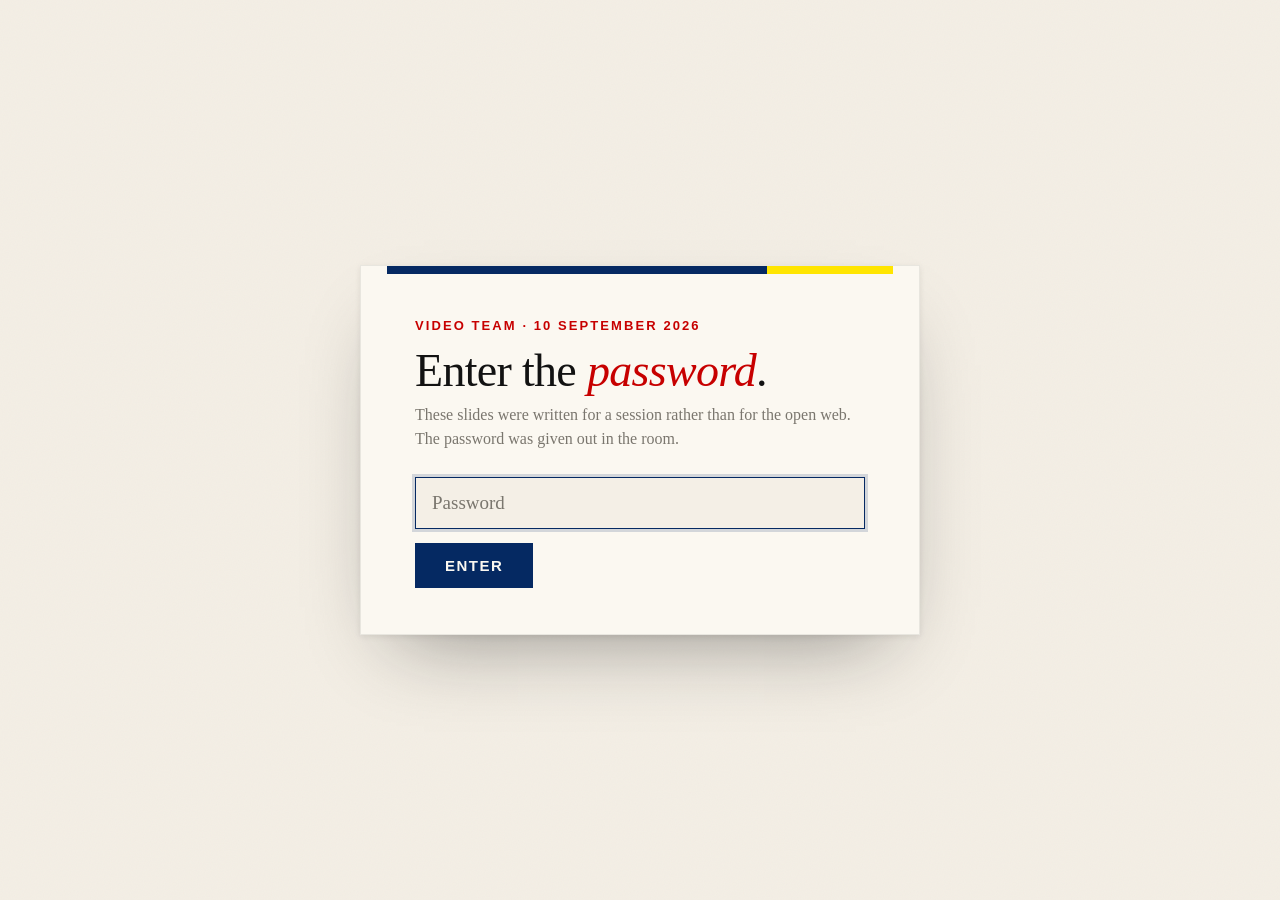
<file: index.html>
<!DOCTYPE html><html lang="en"><head>
<meta charset="UTF-8">
<meta name="viewport" content="width=device-width, initial-scale=1">
<title>Too good to be true - the state of synthetic video</title>
<link rel="preconnect" href="https://assets.guim.co.uk" crossorigin>
<link rel="stylesheet" href="styles.css">
</head>
<body>

<div id="deck-gate" role="dialog" aria-modal="true" aria-label="Password required">
  <form class="dg-card" id="deck-gate-form">
    <div class="dg-rule" aria-hidden="true"></div>
    <p class="dg-kicker">Video team &middot; 10 September 2026</p>
    <h1>Enter the <em>password</em>.</h1>
    <p class="dg-note">These slides were written for a session rather than for the open web. The password was given out in the room.</p>
    <input id="deck-gate-input" type="password" autocomplete="off" autofocus aria-label="Password" placeholder="Password">
    <button type="submit">Enter</button>
    <p class="dg-error" id="deck-gate-error" hidden>That's not it. Try again.</p>
  </form>
</div>
<script>
  /* Load the gate with a cache-buster. GitHub Pages serves static files with a
     ten-minute max-age, so a browser that saw the deck before the password was
     set would keep checking against the old hash and reject every attempt.
     The gate markup above is visible by default and gate.js is what removes
     it, so loading this way fails closed if the script never arrives. */
  (function () {
    var s = document.createElement('script');
    s.src = 'gate.js?v=' + Date.now();
    document.head.appendChild(s);
  })();
</script>


<!-- ================================================================
     TOO GOOD TO BE TRUE — where synthetic video has got to.
     Video team, 10 September 2026. Built from the Guardian deck
     template, second edition.

     Twenty-five slides in four parts: the milestones, what still
     breaks, provenance, and what we do about it. Driven by hand;
     nothing advances itself.

     Written to be read aloud in a room. The copy is deliberately
     terse: the slide carries the claim, the presenter carries the
     detail. Every specific example links out to its source as
     anchor text in the running copy, so a claim can be checked
     from the slide rather than from a footnote.

     Slide 23 is the actual point of the session; everything before
     it exists to make that conversation better informed. If we're
     running short, cut 09 (the leaderboard) and 18 (the AI Act):
     both are useful, neither carries the arc. Slide 24 is optional.
     ================================================================ -->

<deck-stage width="1920" height="1080">

  <!-- ============================================================
       01 — Cover
       ============================================================ -->
  <section class="slide cover" data-label="Cover">
    <div class="rule-band"></div>

    <div>
      <p class="kicker" data-fx="rise" style="--d:80ms"><span class="group-tag">Video team</span>Where synthetic video has got to &middot; 10 September 2026</p>
      <h1 class="wordmark" data-split data-split-base="300" data-split-step="60">Too good to be<br><em>true<span class="q-mark">.</span></em></h1>
    </div>

    <div class="cover-meta-row">
      <p class="cover-framing" data-fx="rise" style="--d:900ms">Eighteen months ago a generated video was easy to spot. The tells we taught the newsroom have largely gone, automated detection now performs worse than guessing, and the provenance systems that do work only describe the tool rather than the truth. What follows is what changed, what did not, and what it means for how we work.</p>
      <div class="cover-stat-block" data-fx="rise" style="--d:1020ms">
        <p class="cover-note-wrap"><span class="cover-note">For discussion</span></p>
      </div>
    </div>

    <div class="slide-foot">
      <span class="wm">Too good to be true</span>
      <span class="num">01 / NN</span>
    </div>
  </section>

  <!-- ============================================================
       02 — The argument. Three propositions rather than
       housekeeping, so the disagreement can start on slide two.
       ============================================================ -->
  <section class="slide slide--spread slide--props" data-label="The argument">
    <div class="rule-band"></div>

    <p class="kicker" data-fx="rise" style="--d:60ms">The argument</p>
    <h2 class="slide-title" data-split>Three <em>propositions</em>.</h2>

    <div class="slide-body">
      <div class="brief-cols">
        <div class="brief-col" data-fx="rise" style="--d:420ms">
          <p class="brief-eyebrow">The models arrived</p>
          <p class="brief-body">In eighteen months generative video gained <strong>sound, plausible physics, faces that survive a cut, and environments that can be navigated</strong>. Each advance retired a category of tell.</p>
        </div>
        <div class="brief-col" data-fx="rise" style="--d:520ms">
          <p class="brief-eyebrow">Detection did not</p>
          <p class="brief-body">Every substantial test published this year finds automated detection unreliable at the point of use. <strong>This is not a technical problem awaiting a technical fix</strong>, and none is in prospect.</p>
        </div>
        <div class="brief-col" data-fx="rise" style="--d:620ms">
          <p class="brief-eyebrow">Provenance works, and it is narrow</p>
          <p class="brief-body">SynthID marks generated video frame by frame, and Sony now signs video in camera under licence. Both describe <strong>the tool, not the truth</strong>, and both cover only those who choose to take part.</p>
        </div>
      </div>

      <p class="act-note" data-fx="rise" style="--d:740ms"><strong>The working assumption for this team: nothing on the horizon allows us to verify a video by looking at it, or by uploading it somewhere.</strong> Established verification - who supplied it, where they were, what corroborates it, and whether it happens to say precisely what somebody wanted said - is the method rather than the fallback.</p>
    </div>

    <div class="slide-foot">
      <span class="wm">Too good to be true</span>
      <span class="num">02 / NN</span>
    </div>
  </section>

  <!-- ============================================================
       03 — Epigraph. The deck's only full yellow slide. One
       borrowed line; don't add anything else here.
       ============================================================ -->
  <section class="slide yellow slide--epigraph" data-label="Epigraph">
    <div class="rule-band"></div>

    <div class="slide-body">
      <p class="epigraph" data-split data-split-base="300" data-split-step="80">&ldquo;For a while people are really going to not trust things they see in digital spaces&rdquo;</p>
      <p class="epigraph-attr" data-fx="rise" style="--d:1700ms">Jeff Hancock, Stanford Social Media Lab, <a href="https://www.nbcnews.com/tech/tech-news/experts-warn-collapse-trust-online-ai-deepfakes-venezuela-rcna252472" target="_blank" rel="noopener">speaking in January 2026</a></p>
    </div>

    <div class="slide-foot">
      <span class="wm">Too good to be true</span>
      <span class="num">03 / NN</span>
    </div>
  </section>

  <!-- ============================================================
       04 — Section opener: Part 1
       ============================================================ -->
  <section class="slide ink section-opener" data-label="Part 1 opener">
    <div class="rule-band"></div>
    <span class="chapter-ghost" aria-hidden="true" data-fx="ghost" style="--d:150ms">01</span>

    <div class="chapter-num" data-fx="rise" style="--d:100ms">Part 1 &middot; The milestones</div>
    <h1 data-split data-split-base="260" data-split-step="50">Eighteen <em>months.</em></h1>
    <p class="section-dek" data-fx="rise" style="--d:780ms">Four advances, in sequence. Each is dated, because the pace is the point and it is easy to forget how recent all of this is.</p>

    <div class="slide-foot">
      <span class="wm">Too good to be true &middot; Part 1</span>
      <span class="num">04 / NN</span>
    </div>
  </section>

  <!-- ============================================================
       05 — The rising track. Four capability eras, chronological.
       The curve draws, then the nodes pop in sequence.
       ============================================================ -->
  <section class="slide" data-label="Four unlocks">
    <div class="rule-band"></div>

    <p class="kicker" data-fx="rise" style="--d:60ms">Part 1 &middot; The shape of it</p>
    <h2 class="slide-title" data-split>Four things that <em>changed</em>.</h2>

    <div class="slide-body">
      <div class="era">
        <div class="era-track">
          <svg class="era-curve" viewBox="0 0 1680 260" preserveAspectRatio="none" aria-hidden="true">
            <path class="fill" d="M 0,232 C 100,227 160,220 210,215 C 340,205 500,192 630,182 C 780,170 930,148 1050,128 C 1200,103 1360,72 1470,58 C 1550,48 1620,40 1680,34 L 1680,260 L 0,260 Z"></path>
            <path class="line" d="M 0,232 C 100,227 160,220 210,215 C 340,205 500,192 630,182 C 780,170 930,148 1050,128 C 1200,103 1360,72 1470,58 C 1550,48 1620,40 1680,34"></path>
          </svg>
          <div class="era-node e1" data-fx="pop" style="--d:900ms"><b>05.25</b><span>Sound</span></div>
          <div class="era-node e2" data-fx="pop" style="--d:1040ms"><b>08.25</b><span>Worlds</span></div>
          <div class="era-node e3" data-fx="pop" style="--d:1180ms"><b>09.25</b><span>Physics</span></div>
          <div class="era-node e4" data-fx="pop" style="--d:1320ms"><b>09.26</b><span>All of it</span></div>
        </div>

        <div class="era-labels">
          <div class="era-label" data-fx="rise" style="--d:1440ms">
            <h3>Sound arrived</h3>
            <p>Veo 3. Dialogue, effects and room tone generated in the same pass as the picture. <b>Silence had been the most reliable tell.</b></p>
          </div>
          <div class="era-label" data-fx="rise" style="--d:1540ms">
            <h3>Worlds arrived</h3>
            <p><a href="https://deepmind.google/blog/genie-3-a-new-frontier-for-world-models/" target="_blank" rel="noopener">Genie 3</a>. Not a clip but a place, navigable in real time at 24fps and coherent for minutes.</p>
          </div>
          <div class="era-label" data-fx="rise" style="--d:1640ms">
            <h3>Physics arrived</h3>
            <p><a href="https://openai.com/index/sora-2/" target="_blank" rel="noopener">Sora 2</a>. A missed shot rebounds off the backboard. Weight, buoyancy and momentum broadly behave.</p>
          </div>
          <div class="era-label" data-fx="rise" style="--d:1740ms">
            <h3>Then the rest</h3>
            <p><a href="https://howaiworks.ai/blog/world-labs-atlas-world-model-2026" target="_blank" rel="noopener">Atlas</a>, nine days ago. One model across text, image, video and 3D, at a minute of camera-controlled 1440p.</p>
          </div>
        </div>
      </div>
    </div>

    <div class="slide-foot">
      <span class="wm">Too good to be true &middot; Part 1</span>
      <span class="num">05 / NN</span>
    </div>
  </section>

  <!-- ============================================================
       06 — The dated ledger. Every gloss is written to one line;
       the accent word in each headline is the source link.
       ============================================================ -->
  <section class="slide slide--spread" data-label="Dated ledger">
    <div class="rule-band"></div>

    <p class="kicker" data-fx="rise" style="--d:60ms">Part 1 &middot; The record</p>
    <h2 class="slide-title" data-split>The same story, <em>dated</em>.</h2>
    <p class="slide-subtitle" data-fx="rise" style="--d:200ms">Not exhaustive. These are the releases that moved something we care about.</p>

    <div class="slide-body">
      <ol class="mstones">
        <li data-fx="rise" style="--d:280ms">
          <span class="mstone-when">May 2025</span>
          <div>
            <p class="mstone-what">Veo 3 generates <em>audio</em> natively</p>
            <p class="mstone-why">Dialogue, effects and ambience in one pass with the picture. Muting a clip to test it stopped working.</p>
          </div>
        </li>
        <li data-fx="rise" style="--d:340ms">
          <span class="mstone-when">Aug 2025</span>
          <div>
            <p class="mstone-what">DeepMind's <em><a href="https://deepmind.google/blog/genie-3-a-new-frontier-for-world-models/" target="_blank" rel="noopener">Genie 3</a></em></p>
            <p class="mstone-why">The first real-time interactive world model. Now sold to the public as Project Genie.</p>
          </div>
        </li>
        <li data-fx="rise" style="--d:400ms">
          <span class="mstone-when">Sep 2025</span>
          <div>
            <p class="mstone-what">Sora 2, and the &ldquo;<em><a href="https://openai.com/index/sora-2/" target="_blank" rel="noopener">GPT-3.5 moment</a></em>&rdquo;</p>
            <p class="mstone-why">OpenAI's phrase. The advance was world consistency and physical plausibility, not resolution.</p>
          </div>
        </li>
        <li data-fx="rise" style="--d:460ms">
          <span class="mstone-when">Nov 2025</span>
          <div>
            <p class="mstone-what"><em><a href="https://techcrunch.com/2025/11/12/fei-fei-lis-world-labs-speeds-up-the-world-model-race-with-marble-its-first-commercial-product/" target="_blank" rel="noopener">Marble</a></em>, from Fei-Fei Li's World Labs</p>
            <p class="mstone-why">A prompt or a photograph becomes an editable, downloadable 3D environment.</p>
          </div>
        </li>
        <li data-fx="rise" style="--d:520ms">
          <span class="mstone-when">Apr 2026</span>
          <div>
            <p class="mstone-what">OpenAI <em><a href="https://en.wikipedia.org/wiki/Sora_(text-to-video_model)" target="_blank" rel="noopener">shuts Sora down</a></em></p>
            <p class="mstone-why">App withdrawn 26 April, API closes 24 September. Frontier capability is not a viable product.</p>
          </div>
        </li>
        <li class="is-now" data-fx="rise" style="--d:580ms">
          <span class="mstone-when">1 Sep 2026</span>
          <div>
            <p class="mstone-what">World Labs announces <em><a href="https://howaiworks.ai/blog/world-labs-atlas-world-model-2026" target="_blank" rel="noopener">Atlas</a></em></p>
            <p class="mstone-why">An omni world model, native across text, images, video and 3D. Nine days old.</p>
          </div>
        </li>
      </ol>
    </div>

    <div class="slide-foot">
      <span class="wm">Too good to be true &middot; Part 1</span>
      <span class="num">06 / NN</span>
    </div>
  </section>

  <!-- ============================================================
       07 — The same four releases read from our side of the desk.
       ============================================================ -->
  <section class="slide slide--spread" data-label="Tells we lost">
    <div class="rule-band"></div>

    <p class="kicker" data-fx="rise" style="--d:60ms">Part 1 &middot; What it cost us</p>
    <h2 class="slide-title" data-split>The tells we <em>lost</em>.</h2>
    <p class="slide-subtitle" data-fx="rise" style="--d:200ms">The same four releases, read from our side of the desk. Each retired a check that had been good enough to settle an argument.</p>

    <div class="slide-body">
      <div class="probes">
        <div class="probe" data-fx="rise" style="--d:320ms">
          <p class="probe-q">Silence</p>
          <p class="probe-a">Until May 2025 generated video arrived mute, and convincing synchronised sound meant a microphone had been involved. <strong>One release removed that.</strong> Lip-sync across a multi-shot sequence, in five languages, is now a product feature.</p>
        </div>
        <div class="probe" data-fx="rise" style="--d:400ms">
          <p class="probe-q">Physics</p>
          <p class="probe-a">Water that misbehaves, cloth that floats, a ball that fails to rebound. The strongest of the surviving tells, which says rather more about the others than it does about this one.</p>
        </div>
        <div class="probe" data-fx="rise" style="--d:480ms">
          <p class="probe-q">The same face twice</p>
          <p class="probe-a">Holding a recognisable person across a cut was close to impossible, and a changed collar or a watch on the wrong wrist was a gift. Consistent characters across multi-shot sequences are now routine.</p>
        </div>
        <div class="probe" data-fx="rise" style="--d:560ms">
          <p class="probe-q">One fixed camera</p>
          <p class="probe-a">Early models managed a locked-off shot or a slow drift, and a specific camera move broke them. Camera control is now a parameter, and Atlas will hold a specified move for a minute.</p>
        </div>
      </div>
    </div>

    <div class="slide-foot">
      <span class="wm">Too good to be true &middot; Part 1</span>
      <span class="num">07 / NN</span>
    </div>
  </section>

  <!-- ============================================================
       08 — World models. The bit that isn't a clip.
       ============================================================ -->
  <section class="slide slide--ways slide--ways-tight slide--spread" data-label="World models">
    <div class="rule-band"></div>

    <p class="kicker" data-fx="rise" style="--d:60ms">Part 1 &middot; The bit that isn't a clip</p>
    <h2 class="slide-title" data-split>When video becomes a <em>place</em>.</h2>
    <p class="slide-subtitle" data-fx="rise" style="--d:220ms">The shift most likely to matter to us, and the least discussed. A world model does not generate a video. It generates an environment, and the video is what a camera moving through it produces.</p>

    <div class="slide-body">
      <ol class="ways-list">
        <li class="way" data-fx="rise" style="--d:340ms">
          <span class="way-num">01</span>
          <div class="way-main">
            <h3>You can walk around inside it</h3>
            <p class="way-why"><a href="https://deepmind.google/blog/genie-3-a-new-frontier-for-world-models/" target="_blank" rel="noopener">Genie 3</a>, August 2025. Each frame is generated from the prompt and from what the viewer has just done, so the place responds in real time. 720p, 24fps, coherent for minutes.</p>
          </div>
          <p class="way-ask">Sold as Project Genie in Google's AI Ultra tier at $200 a month. A consumer product, not a research demo.</p>
        </li>
        <li class="way" data-fx="rise" style="--d:480ms">
          <span class="way-num">02</span>
          <div class="way-main">
            <h3>You can export it and take it away</h3>
            <p class="way-why"><a href="https://techcrunch.com/2025/11/12/fei-fei-lis-world-labs-speeds-up-the-world-model-race-with-marble-its-first-commercial-product/" target="_blank" rel="noopener">Marble</a>, November 2025. Text, a photograph or a panorama becomes a 3D environment that can be edited and downloaded, with a <a href="https://www.worldlabs.ai/blog/announcing-the-world-api" target="_blank" rel="noopener">public API</a> since January.</p>
          </div>
          <p class="way-ask">The output is not a clip someone might notice is wrong. It is an asset, to be lit, shot and cut like any other.</p>
        </li>
        <li class="way" data-fx="rise" style="--d:620ms">
          <span class="way-num">03</span>
          <div class="way-main">
            <h3>And now it is general</h3>
            <p class="way-why"><a href="https://howaiworks.ai/blog/world-labs-atlas-world-model-2026" target="_blank" rel="noopener">Atlas</a>, nine days ago. Trained from scratch to work natively across text, images, video and 3D at once, producing a minute of camera-controlled 1440p.</p>
          </div>
          <p class="way-ask">The gap between a video model and a world model is closing, and the world model is the one that wins.</p>
        </li>
      </ol>

      <p class="act-note" data-fx="rise" style="--d:760ms"><strong>Why this matters for verification.</strong> A generated clip fell apart under a camera move because it was invented frame by frame with no scene underneath. A world model has one, so it is internally consistent by construction, and a whole family of our tells goes with it.</p>
    </div>

    <div class="slide-foot">
      <span class="wm">Too good to be true &middot; Part 1</span>
      <span class="num">08 / NN</span>
    </div>
  </section>

  <!-- ============================================================
       09 — The leaderboard. Cuttable if we're short. Its job is to
       stop anyone standardising on a brand name.
       ============================================================ -->
  <section class="slide slide--spread" data-label="Leaderboard">
    <div class="rule-band"></div>

    <p class="kicker" data-fx="rise" style="--d:60ms">Part 1 &middot; A warning about the leaderboard</p>
    <h2 class="slide-title" data-split>The leader isn't who you'd <em>guess</em>.</h2>
    <p class="slide-subtitle" data-fx="rise" style="--d:200ms">Where the frontier sits this week. The names most of the room would offer are a year out of date, and one of them closes its API in a fortnight.</p>

    <div class="slide-body">
      <ol class="opts wide">
        <li class="opt-row" data-fx="rise" style="--d:280ms"><span class="opt-n">01</span><div class="opt-main"><strong>Kling 3</strong><span>Top of the <a href="https://llm-stats.com/leaderboards/best-ai-for-video-creation" target="_blank" rel="noopener">blind-vote leaderboard</a>, from a Chinese company, at roughly ten cents a second. Native audio and lip-sync in five languages across a multi-shot sequence</span></div></li>
        <li class="opt-row" data-fx="rise" style="--d:350ms"><span class="opt-n">02</span><div class="opt-main"><strong>Veo 3.1</strong><span>The strongest all-rounder: native audio, up to 4K, the best prompt adherence. It embeds SynthID in every frame, which for our purposes matters more than the picture quality</span></div></li>
        <li class="opt-row" data-fx="rise" style="--d:420ms"><span class="opt-n">03</span><div class="opt-main"><strong>Seedance 2</strong><span>ByteDance. Fast, inexpensive, high on the same leaderboard, and attached to the platform where most of this material circulates</span></div></li>
        <li class="opt-row" data-fx="rise" style="--d:490ms"><span class="opt-n">04</span><div class="opt-main"><strong>Sora 2</strong><span>Arguably still the most physically convincing motion anyone has shipped. <a href="https://en.wikipedia.org/wiki/Sora_(text-to-video_model)" target="_blank" rel="noopener">App withdrawn in April, API closes on 24 September</a></span></div></li>
      </ol>

      <p class="act-note" data-fx="rise" style="--d:620ms"><strong>Two conclusions.</strong> If we standardise on a tool, we should expect to re-standardise within a year. And the most capable models available to anyone who wants to deceive us are not necessarily the ones we hold accounts with, or the ones that mark their output.</p>
    </div>

    <div class="slide-foot">
      <span class="wm">Too good to be true &middot; Part 1</span>
      <span class="num">09 / NN</span>
    </div>
  </section>

  <!-- ============================================================
       10 — Section opener: Part 2
       ============================================================ -->
  <section class="slide ink section-opener" data-label="Part 2 opener">
    <div class="rule-band"></div>
    <span class="chapter-ghost" aria-hidden="true" data-fx="ghost" style="--d:150ms">02</span>

    <div class="chapter-num" data-fx="rise" style="--d:100ms">Part 2 &middot; Weaknesses</div>
    <h1 data-split data-split-base="260" data-split-step="50">What still <em>breaks.</em></h1>
    <p class="section-dek" data-fx="rise" style="--d:780ms">Useful within limits. Everything in this part is a probability rather than a test, and each item will be worth less in six months than it is today.</p>

    <div class="slide-foot">
      <span class="wm">Too good to be true &middot; Part 2</span>
      <span class="num">10 / NN</span>
    </div>
  </section>

  <!-- ============================================================
       11 — Live tells and dead tells. The right-hand column is the
       one that changes behaviour.
       ============================================================ -->
  <section class="slide slide--spread" data-label="Live and dead tells">
    <div class="rule-band"></div>

    <p class="kicker" data-fx="rise" style="--d:60ms">Part 2 &middot; Where to look, and where not to</p>
    <h2 class="slide-title" data-split>Live tells, dead <em>tells</em>.</h2>
    <p class="slide-subtitle" data-fx="rise" style="--d:200ms">The right-hand column matters more. Advice that was sound two years ago is still circulating, and acting on it now produces confidence rather than accuracy.</p>

    <div class="slide-body">
      <div class="tellgrid">
        <div class="tellcol" data-fx="rise" style="--d:320ms">
          <p class="tellcol-lead">Still worth checking</p>
          <p class="tellcol-sub">None of these is proof. They mark where the models remain measurably weaker.</p>
          <ul class="telllist">
            <li><strong>Length</strong>Quality degrades past twenty to twenty-five seconds. Convincing fakes are short, or cut.</li>
            <li><strong>Bodies in contact, and crowds</strong>Handshakes, embraces, several interacting subjects. Coherence fails fastest wherever people meet.</li>
            <li><strong>Text in shot</strong>Signs, badges, plates, documents, screens. Often garbled, and unusually easy to check.</li>
            <li><strong>Water and cloth</strong>Spray, flags, loose clothing. The physics is plausible rather than correct.</li>
            <li><strong>Continuity across a cut</strong>A watch that changes wrist, jewellery that arrives and leaves.</li>
          </ul>
        </div>

        <div class="tellcol dead" data-fx="rise" style="--d:440ms">
          <p class="tellcol-lead">No longer worth your time</p>
          <p class="tellcol-sub">All were sound advice within the last two years. None will reliably catch a current model.</p>
          <ul class="telllist">
            <li><strong>Count the fingers</strong>The standard demo failure, now routinely correct. It has also backfired, as the next slide shows.</li>
            <li><strong>Asymmetric eyes, misaligned ears, painted-on teeth</strong>The 2023 signature. The same prompts now produce faces nobody queries.</li>
            <li><strong>Mute it and see if it holds up</strong>Native audio since May 2025.</li>
            <li><strong>Check the resolution</strong>4K is standard. Genuine phone footage of a real event is usually worse.</li>
            <li><strong>Run it through a detector</strong>Two slides on, with the numbers.</li>
          </ul>
        </div>
      </div>
    </div>

    <div class="slide-foot">
      <span class="wm">Too good to be true &middot; Part 2</span>
      <span class="num">11 / NN</span>
    </div>
  </section>

  <!-- ============================================================
       12 — The finger-counting story. One slide, one idea. This is
       the moment the room should go quiet; give it the space.
       ============================================================ -->
  <section class="slide ink slide--research" data-label="Five fingers">
    <div class="rule-band"></div>

    <p class="research-eyebrow" data-fx="rise" style="--d:80ms">March 2026 &middot; <a href="https://prospect.org/2026/04/17/american-politics-inundated-with-ai-deepfakes/" target="_blank" rel="noopener">how the finger-counting advice ended</a></p>
    <p class="research-quote" data-split data-split-base="220" data-split-step="26">Netanyahu released a proof-of-life video. Enough people asked whether it was AI that he returned two days later, held up his hand, and <em>counted to five</em>.</p>
    <p class="research-sub" data-fx="rise" style="--d:1700ms">The tell became the alibi. Whatever the newsroom is taught to look for becomes, from that day, the thing a fabricator knows to get right and a liar knows to perform.</p>

    <div class="slide-foot">
      <span class="wm">Too good to be true &middot; Part 2</span>
      <span class="num">12 / NN</span>
    </div>
  </section>

  <!-- ============================================================
       13 — The scoreboard. Four figures counting up. The method
       note is not optional: the human figure comes from a different
       study and must be read as an order of magnitude.
       ============================================================ -->
  <section class="slide slide--spread" data-label="Detection scoreboard">
    <div class="rule-band"></div>

    <p class="kicker" data-fx="rise" style="--d:60ms">Part 2 &middot; Automated detection</p>
    <h2 class="slide-title" data-split>Nobody can do <em>this</em>.</h2>
    <p class="slide-subtitle" data-fx="rise" style="--d:200ms"><a href="https://www.newsguardtech.com/special-reports/top-ai-chatbots-dont-recognize-ai-generated-videos/" target="_blank" rel="noopener">NewsGuard built twenty AI videos</a> of documented false claims, removed the watermarks with an off-the-shelf tool, and asked three chatbots twice per video whether what they were looking at was real. These are the rates at which they answered wrongly.</p>

    <div class="slide-body">
      <div class="score">
        <div class="score-cell" data-fx="rise" style="--d:300ms">
          <span class="score-fig" data-count="95" data-count-suffix="%" data-count-delay="420" data-count-dur="1100">95%</span>
          <p class="score-who">Grok</p>
          <p class="score-what">Wrong on 38 of 40 prompts. Still wrong 30% of the time with the watermark left in place.</p>
        </div>
        <div class="score-cell" data-fx="rise" style="--d:380ms">
          <span class="score-fig" data-count="92.5" data-count-dp="1" data-count-suffix="%" data-count-delay="520" data-count-dur="1100">92.5%</span>
          <p class="score-who">ChatGPT</p>
          <p class="score-what">37 of 40. OpenAI's own position: it &ldquo;does not have the ability to determine whether content is AI-generated&rdquo;.</p>
        </div>
        <div class="score-cell" data-fx="rise" style="--d:460ms">
          <span class="score-fig" data-count="78" data-count-suffix="%" data-count-delay="620" data-count-dur="1100">78%</span>
          <p class="score-who">Gemini</p>
          <p class="score-what">The best of the three. With the watermark present it answered every question correctly, which locates the capability in the watermark.</p>
        </div>
        <div class="score-cell is-us" data-fx="rise" style="--d:540ms">
          <span class="score-fig" data-count="75.5" data-count-dp="1" data-count-suffix="%" data-count-delay="720" data-count-dur="1100">75.5%</span>
          <p class="score-who">Us</p>
          <p class="score-what">People shown high-quality deepfake video under test conditions identified it correctly 24.5% of the time.</p>
        </div>
      </div>

      <p class="score-method" data-fx="rise" style="--d:700ms"><strong>A note on the figures.</strong> The three machine results are a single study, forty prompts per model, and they measure a general-purpose chatbot being asked a question rather than a purpose-built forensic tool. The human figure comes from separate research on a different task and should be read as an order of magnitude rather than a like-for-like comparison. What survives the caveats is the shape: <strong>with the watermark gone, every result here is at or below guesswork, and the machines are no better than we are.</strong></p>
    </div>

    <div class="slide-foot">
      <span class="wm">Too good to be true &middot; Part 2</span>
      <span class="num">13 / NN</span>
    </div>
  </section>

  <!-- ============================================================
       14 — Section opener: Part 3
       ============================================================ -->
  <section class="slide ink section-opener" data-label="Part 3 opener">
    <div class="rule-band"></div>
    <span class="chapter-ghost" aria-hidden="true" data-fx="ghost" style="--d:150ms">03</span>

    <div class="chapter-num" data-fx="rise" style="--d:100ms">Part 3 &middot; Provenance</div>
    <h1 data-split data-split-base="260" data-split-step="50">Watermarks and <em>metadata.</em></h1>
    <p class="section-dek" data-fx="rise" style="--d:780ms">Three systems and one new law, routinely discussed as though they answered the same question. They do not, and the differences between them are where the useful part lies.</p>

    <div class="slide-foot">
      <span class="wm">Too good to be true &middot; Part 3</span>
      <span class="num">14 / NN</span>
    </div>
  </section>

  <!-- ============================================================
       15 — Three systems, three different claims. The meta panel is
       the slide's actual point.
       ============================================================ -->
  <section class="slide slide--choice" data-label="Three systems">
    <div class="rule-band"></div>

    <p class="kicker" data-fx="rise" style="--d:60ms">Part 3 &middot; Three different jobs</p>
    <h2 class="slide-title" data-split>Three systems, three <em>claims</em>.</h2>
    <p class="slide-subtitle" data-fx="rise" style="--d:220ms">These are talked about in one breath and answer entirely different questions. Two of them handle video; the newest one does not.</p>

    <div class="slide-body">
      <div class="ai-choice">
        <article class="choice-card" data-fx="rise" style="--d:320ms">
          <span class="choice-num">01</span>
          <h3>SynthID</h3>
          <p>An invisible watermark placed in the pixels, and in audio and text, by the model that generated them. <a href="https://ai.google.dev/responsible/docs/safeguards/synthid" target="_blank" rel="noopener">Google's</a>, now adopted by OpenAI, Nvidia, ElevenLabs and Kakao. It handles video properly: every frame marked, coordinated across frames to survive compression and interpolation. Its claim: <strong>a participating model made this.</strong></p>
        </article>
        <article class="choice-card" data-fx="rise" style="--d:440ms">
          <span class="choice-num">02</span>
          <h3>Content Credentials</h3>
          <p>Cryptographically signed metadata travelling with the file: what created it, what edited it, and when. Signed at capture by Leica, Nikon, Canon and Pixel, and <a href="https://alphauniverse.com/stories/sony-launches-first-video-ready-camera-authenticity-solution-for-newsrooms/" target="_blank" rel="noopener">Sony now signs video in camera</a>. Its claim: <strong>here is the file's history, if nobody removed it.</strong></p>
        </article>
        <article class="choice-card" data-fx="rise" style="--d:560ms">
          <span class="choice-num">03</span>
          <h3>Apple Reference Image</h3>
          <p><a href="https://www.apple.com/newsroom/2026/09/apple-debuts-iphone-18-pro-and-iphone-18-pro-max/" target="_blank" rel="noopener">Announced last night</a>. A camera sensor that signs what it sees at pixel level, developed by Private Cloud Compute into an unalterable reference image held in Photos beside the shot. Its claim: <strong>these pixels came off a physical sensor and are unaltered.</strong></p>
        </article>
      </div>

      <aside class="ai-meta" data-fx="rise" style="--d:820ms">
        <p class="ai-meta-eyebrow">The claim none of them makes</p>
        <p class="ai-meta-body">Not one of the three says &ldquo;this is true&rdquo;. <em>Two are statements about a tool and one is a statement about a sensor.</em> A signed, watermark-free, sensor-verified video of an event that never happened remains entirely possible: point the signing camera at a good monitor.</p>
      </aside>
    </div>

    <div class="slide-foot">
      <span class="wm">Too good to be true &middot; Part 3</span>
      <span class="num">15 / NN</span>
    </div>
  </section>

  <!-- ============================================================
       16 — Apple, last night. The most substantial thing shipped
       here, and four reasons it isn't ours yet.
       ============================================================ -->
  <section class="slide slide--spread slide--caveats" data-label="Apple Reference Image">
    <div class="rule-band"></div>

    <p class="kicker" data-fx="rise" style="--d:60ms">Part 3 &middot; Last night, Cupertino</p>
    <h2 class="slide-title" data-split>A sensor that signs every <em>pixel</em>.</h2>
    <p class="slide-subtitle" data-fx="rise" style="--d:200ms"><a href="https://www.apple.com/newsroom/2026/09/apple-debuts-iphone-18-pro-and-iphone-18-pro-max/" target="_blank" rel="noopener">Apple's own wording</a>. In Reference mode the signed sensor data becomes an unalterable reference image, a digital negative to hold against whatever was published. The most substantial thing shipped in this area, and explicitly aimed at photojournalists. Four qualifications.</p>

    <div class="slide-body">
      <ol class="preshare-list">
        <li data-fx="rise" style="--d:320ms">
          <span class="preshare-num" aria-hidden="true">01</span>
          <div>
            <h3>It is photographs. Not video.</h3>
            <p>The announcement concerns images throughout; there is no video component in it. For this team the headline feature of the year's largest provenance launch is, today, <strong>not a feature</strong>. A video equivalent does exist, and it is Sony's rather than Apple's, which is the more useful thing to know.</p>
          </div>
        </li>
        <li data-fx="rise" style="--d:420ms">
          <span class="preshare-num" aria-hidden="true">02</span>
          <div>
            <h3>It needs new hardware, and it is opt-in</h3>
            <p>A new sensor, so it will not arrive by software update on any existing handset, and the photographer must be in Reference mode at the moment of capture. <strong>The picture that matters is usually taken by someone not expecting to take it</strong>, on whatever they had.</p>
          </div>
        </li>
        <li data-fx="rise" style="--d:520ms">
          <span class="preshare-num" aria-hidden="true">03</span>
          <div>
            <h3>Not everywhere, and not immediately</h3>
            <p>Ships with iPhone 18 Pro from 18 September. <a href="https://www.macrumors.com/2026/09/09/apple-reference-image/" target="_blank" rel="noopener">No capture at launch in China or the EU</a>, where iOS 27 can view reference images but not produce them. Outside our jurisdiction, but not outside our European colleagues'.</p>
          </div>
        </li>
        <li data-fx="rise" style="--d:620ms">
          <span class="preshare-num" aria-hidden="true">04</span>
          <div>
            <h3>It proves capture, not truth</h3>
            <p>These pixels came off this sensor unaltered. It cannot establish that the sensor was pointed at something real, and says nothing about caption or claim, where most of our errors originate. Nor about <strong>the oldest trick there is: filming a screen.</strong></p>
          </div>
        </li>
      </ol>
    </div>

    <div class="slide-foot">
      <span class="wm">Too good to be true &middot; Part 3</span>
      <span class="num">16 / NN</span>
    </div>
  </section>

  <!-- ============================================================
       17 — How each system is defeated. Four different holes, not
       one, which is why "just check the metadata" isn't an answer.
       ============================================================ -->
  <section class="slide slide--spread" data-label="The holes">
    <div class="rule-band"></div>

    <p class="kicker" data-fx="rise" style="--d:60ms">Part 3 &middot; The hole in all of it</p>
    <h2 class="slide-title" data-split>All of this is <em>optional</em>.</h2>
    <p class="slide-subtitle" data-fx="rise" style="--d:200ms">Each system is defeated by something readily available, and the defeats differ in kind. One rule follows from all four: <strong>a mark present is evidence; a mark absent is nothing.</strong></p>

    <div class="slide-body">
      <div class="probes">
        <div class="probe" data-fx="rise" style="--d:320ms">
          <p class="probe-q">Metadata is removable</p>
          <p class="probe-a">Content Credentials are metadata. A screenshot, a re-encode, or any platform that strips EXIF removes the history, and there are applications built to do precisely that. <strong>The absence of a credential carries no information at all.</strong></p>
        </div>
        <div class="probe" data-fx="rise" style="--d:400ms">
          <p class="probe-q">Watermarks degrade</p>
          <p class="probe-a">SynthID is distributed across the whole frame and survives a 30% crop and heavy compression, which is good engineering. It does not survive everything. <a href="https://www.newsguardtech.com/special-reports/top-ai-chatbots-dont-recognize-ai-generated-videos/" target="_blank" rel="noopener">The watermarks in the study two slides back came out with a consumer web tool.</a></p>
        </div>
        <div class="probe" data-fx="rise" style="--d:480ms">
          <p class="probe-q">Only participants participate</p>
          <p class="probe-a">SynthID marks the output of participating models. An open-weights model running on private hardware marks nothing, costs nothing and is good enough. These systems cover the well-behaved end of the market, which is not where the problem is.</p>
        </div>
        <div class="probe" data-fx="rise" style="--d:560ms">
          <p class="probe-q">And then the analogue hole</p>
          <p class="probe-a">Play the fake on a good monitor. Film the monitor with a signing camera. The result is cryptographically signed, watermark-free provenance for a falsehood. That is not a flaw in anyone's implementation; it is the boundary of what a signature can mean.</p>
        </div>
      </div>
    </div>

    <div class="slide-foot">
      <span class="wm">Too good to be true &middot; Part 3</span>
      <span class="num">17 / NN</span>
    </div>
  </section>

  <!-- ============================================================
       18 — The law. Cuttable if we're short, but it explains why
       watermarking suddenly accelerated this year.
       ============================================================ -->
  <section class="slide slide--spread" data-label="The AI Act">
    <div class="rule-band"></div>

    <p class="kicker" data-fx="rise" style="--d:60ms">Part 3 &middot; Since 2 August</p>
    <h2 class="slide-title" data-split>Disclosure is now a legal <em>duty</em>.</h2>
    <p class="slide-subtitle" data-fx="rise" style="--d:200ms">The EU AI Act's transparency article took effect five weeks ago. It does not bind us, and it explains the timing of everything else in this section.</p>

    <div class="slide-body">
      <div class="build-step" data-fx="rise" style="--d:300ms">
        <p class="build-lead">What it says</p>
        <p class="build-body"><a href="https://artificialintelligenceact.eu/transparency-rules-article-50/" target="_blank" rel="noopener">Article 50</a> applies from <strong>2 August 2026</strong>. Anyone deploying an AI system to create a deepfake must disclose that the content has been artificially generated or manipulated, and the obligation <strong>does not depend on any intent to deceive</strong>. The Commission published <a href="https://digital-strategy.ec.europa.eu/en/policies/guidelines-ai-transparency-obligations" target="_blank" rel="noopener">guidelines on 20 July</a>, and penalties reach &euro;15m or 3% of worldwide turnover.</p>
      </div>

      <div class="build-step richer" data-fx="rise" style="--d:420ms">
        <p class="build-lead">What it changes for us</p>
        <p class="build-body">Little, directly. The exemption in the drafting covers evidently artistic, creative, satirical or fictional work, which is <strong>not a journalism exemption</strong>; if it ever bears on a piece it needs proper advice rather than a slide. What the Act does is make machine-readable labelling commercially unavoidable for the large providers, which is much of why SynthID adoption accelerated this year.</p>
      </div>

      <p class="act-note" data-fx="rise" style="--d:560ms"><strong>The uncomfortable reading.</strong> The marks now appearing in the pixels are a response to regulation and liability rather than a decision that provenance was worth having. That works either way, but it indicates where the marks will stop: at the edge of what is enforceable, which is well short of where our problem sits.</p>
    </div>

    <div class="slide-foot">
      <span class="wm">Too good to be true &middot; Part 3</span>
      <span class="num">18 / NN</span>
    </div>
  </section>

  <!-- ============================================================
       19 — Section opener: Part 4
       ============================================================ -->
  <section class="slide ink section-opener" data-label="Part 4 opener">
    <div class="rule-band"></div>
    <span class="chapter-ghost" aria-hidden="true" data-fx="ghost" style="--d:150ms">04</span>

    <div class="chapter-num" data-fx="rise" style="--d:100ms">Part 4 &middot; What we do</div>
    <h1 data-split data-split-base="260" data-split-step="50">So, <em>Monday.</em></h1>
    <p class="section-dek" data-fx="rise" style="--d:780ms">The unglamorous answer, and the correct one. None of it is new. All of it is harder than it was.</p>

    <div class="slide-foot">
      <span class="wm">Too good to be true &middot; Part 4</span>
      <span class="num">19 / NN</span>
    </div>
  </section>

  <!-- ============================================================
       20 — The method, first half. The two checks that rest on
       judgement. Split from 21 because four of these on one slide
       is a wall of text in a room.
       ============================================================ -->
  <section class="slide slide--ways slide--spread" data-label="The method: people">
    <div class="rule-band"></div>

    <p class="kicker" data-fx="rise" style="--d:60ms">Part 4 &middot; The method that still works &middot; 1 of 2</p>
    <h2 class="slide-title" data-split>Start with the <em>people</em>.</h2>
    <p class="slide-subtitle" data-fx="rise" style="--d:200ms">In order of value, and the order is the argument. These two come first because they rest on judgement, which is the part that has not been automated. The tools appear on the next slide, last.</p>

    <div class="slide-body">
      <ol class="ways-list">
        <li class="way" data-fx="rise" style="--d:320ms">
          <span class="way-num">01</span>
          <div class="way-main">
            <h3>Provenance of the person, not the file</h3>
            <p class="way-why">Who supplied this, how did they come by it, what else have they sent us, and will they take a call. A model can imitate footage. It cannot imitate a person with a history who answers the phone. This is the only check on the list that has <strong>increased</strong> in value, and it costs time that is rarely budgeted for.</p>
          </div>
          <p class="way-ask">&ldquo;Who filmed this, on what, and can you send me the original from the phone rather than the copy from WhatsApp?&rdquo;</p>
        </li>
        <li class="way" data-fx="rise" style="--d:480ms">
          <span class="way-num">02</span>
          <div class="way-main">
            <h3>The too-good-to-be-true test</h3>
            <p class="way-why">Does the material land precisely on what somebody wants to be true, ourselves included? Fabrications are built to be shared, so they tend to be unusually well composed and unusually convenient. After Maduro's removal in January, <a href="https://www.cnbc.com/2026/01/06/ai-generated-deepfake-videos-venezuelan-viral-us-military-maduro-misinformation.html" target="_blank" rel="noopener">the AI footage in circulation showed crowds celebrating exactly what those sharing it wanted celebrated</a>. Fox News presented one as genuine before withdrawing the article.</p>
          </div>
          <p class="way-ask">&ldquo;If this is real, who benefits from my believing it, and does that make me want it to be real?&rdquo;</p>
        </li>
      </ol>
    </div>

    <div class="slide-foot">
      <span class="wm">Too good to be true &middot; Part 4</span>
      <span class="num">20 / NN</span>
    </div>
  </section>

  <!-- ============================================================
       21 — The method, second half. Corroboration, then the
       machines last. The warn note is the operational ask.
       ============================================================ -->
  <section class="slide slide--ways slide--spread" data-label="The method: machines">
    <div class="rule-band"></div>

    <p class="kicker" data-fx="rise" style="--d:60ms">Part 4 &middot; The method that still works &middot; 2 of 2</p>
    <h2 class="slide-title" data-split>Then, and only then, the <em>machines</em>.</h2>

    <div class="slide-body">
      <ol class="ways-list">
        <li class="way" data-fx="rise" style="--d:260ms">
          <span class="way-num">03</span>
          <div class="way-main">
            <h3>Corroborate outside the frame</h3>
            <p class="way-why">Light direction and shadow length against the stated time. Signage, plates, uniforms, weather and architecture against the stated place. Other footage of the same moment from another angle. <strong>A generated clip has no other angle</strong>, and no second source that agrees with it in detail. This is where the surviving tells belong: a reason to look harder, never a verdict.</p>
          </div>
          <p class="way-ask">&ldquo;What else must be true if this is true, and can any of it be checked independently?&rdquo;</p>
        </li>
        <li class="way" data-fx="rise" style="--d:420ms">
          <span class="way-num">04</span>
          <div class="way-main">
            <h3>And then, if it helps, the tools</h3>
            <p class="way-why">Look for Content Credentials. Run a SynthID check. Use a detector. A positive result is a genuinely useful lead. <strong>A negative result carries almost no information</strong>, and the figures in Part 2 are why. The rule that follows: a clean detector score must never be the reason we published.</p>
          </div>
          <p class="way-ask">&ldquo;Would I still run this if the detector had returned the opposite answer?&rdquo;</p>
        </li>
      </ol>

      <p class="act-note warn" data-fx="rise" style="--d:600ms"><strong>The operational gap.</strong> All of the above assumes a handful of items a week need this treatment. The week when many of them do requires two decisions taken in advance: that <em>&ldquo;we have been unable to verify this footage&rdquo;</em> is publishable copy, and that a named person on shift may say it on deadline without escalating to three people who are asleep.</p>
    </div>

    <div class="slide-foot">
      <span class="wm">Too good to be true &middot; Part 4</span>
      <span class="num">21 / NN</span>
    </div>
  </section>

  <!-- ============================================================
       22 — The liar's dividend. The failure that is actually
       happening more often than the one everyone worries about.
       ============================================================ -->
  <section class="slide slide--spread" data-label="The other risk">
    <div class="rule-band"></div>

    <p class="kicker" data-fx="rise" style="--d:60ms">Part 4 &middot; The risk that runs the other way</p>
    <h2 class="slide-title" data-split>The bigger risk isn't the <em>fake</em>.</h2>
    <p class="slide-subtitle" data-fx="rise" style="--d:200ms">Discussion of this defaults to the fabrication we might publish. The failure occurring more often, and the one we are least organised for, is genuine material being dismissed. Legal scholars named it <a href="https://en.wikipedia.org/wiki/Liar%27s_dividend" target="_blank" rel="noopener">the liar's dividend</a> in 2018, before any of this worked.</p>

    <div class="slide-body">
      <div class="probes">
        <div class="probe" data-fx="rise" style="--d:320ms">
          <p class="probe-q">A vice-presidential candidate in Ghana</p>
          <p class="probe-a"><a href="https://www.techpolicy.press/five-real-world-failures-expose-need-for-effective-detection-of-ai-generated-media/" target="_blank" rel="noopener">A genuine video, with clear authenticity markers, dismissed as a deepfake.</a> The doubt did the work the fake would have done, at no cost to whoever raised it.</p>
        </div>
        <div class="probe" data-fx="rise" style="--d:400ms">
          <p class="probe-q">Footage from a White House window</p>
          <p class="probe-a">The material went viral, was <a href="https://prospect.org/2026/04/17/american-politics-inundated-with-ai-deepfakes/" target="_blank" rel="noopener">confirmed genuine by the President's own team</a>, and was then attributed to AI by the President. The confirmation was already on the record and made no difference.</p>
        </div>
        <div class="probe" data-fx="rise" style="--d:480ms">
          <p class="probe-q">The proof-of-life video</p>
          <p class="probe-a">Netanyahu in March, obliged to display a five-fingered hand to answer people who believed his own footage was synthetic. When the denial is available to everyone, everyone uses it, including those telling the truth.</p>
        </div>
        <div class="probe" data-fx="rise" style="--d:560ms">
          <p class="probe-q">What it costs</p>
          <p class="probe-a">Renee Hobbs's formulation: the danger is not only that people are deceived, but that <a href="https://www.nbcnews.com/tech/tech-news/experts-warn-collapse-trust-online-ai-deepfakes-venezuela-rcna252472" target="_blank" rel="noopener">they stop caring whether something is true</a>, <strong>which is worse.</strong> Our masthead is a claim about precisely that, and it is worth more in this environment, not less.</p>
        </div>
      </div>
    </div>

    <div class="slide-foot">
      <span class="wm">Too good to be true &middot; Part 4</span>
      <span class="num">22 / NN</span>
    </div>
  </section>

  <!-- ============================================================
       23 — THE POINT OF THE SESSION. Six questions, each with a
       starting position attached so there is something concrete to
       push against. This slide can sit on screen while we talk.
       ============================================================ -->
  <section class="slide" data-label="Discussion">
    <div class="rule-band"></div>

    <p class="kicker" data-fx="rise" style="--d:60ms">Part 4 &middot; Over to you</p>
    <h2 class="slide-title" data-split>Six questions for the <em>room</em>.</h2>
    <p class="slide-subtitle" data-fx="rise" style="--d:200ms">None has a settled answer. A starting position is attached to each, to argue with.</p>

    <div class="slide-body">
      <ol class="opts wide">
        <li class="opt-row" data-fx="rise" style="--d:280ms"><span class="opt-n">01</span><div class="opt-main"><strong>Do we label our own use, and where?</strong><span>The <a href="https://www.broadcastnow.co.uk/production-and-post/bbc-sets-protocol-for-generative-ai-content/5200816.article" target="_blank" rel="noopener">BBC's position</a>: audiences should never feel misled about where AI has been applied. Ours: at the point of viewing, not in a policy, and never a blanket notice</span></div></li>
        <li class="opt-row" data-fx="rise" style="--d:340ms"><span class="opt-n">02</span><div class="opt-main"><strong>What is our threshold for video we cannot verify?</strong><span>That &ldquo;we have been unable to verify this footage&rdquo; becomes ordinary publishable copy rather than grounds to spike, or we lose to those with no threshold at all</span></div></li>
        <li class="opt-row" data-fx="rise" style="--d:400ms"><span class="opt-n">03</span><div class="opt-main"><strong>Do we buy any of this tooling?</strong><span>Nothing on detectors. Something on the unglamorous end: a fast route to originals from a source's phone, and somewhere to keep the working</span></div></li>
        <li class="opt-row" data-fx="rise" style="--d:460ms"><span class="opt-n">04</span><div class="opt-main"><strong>Who decides at eleven at night?</strong><span>The decisions that will damage us will not be taken in a meeting. Do the people on late shifts know what they may say on air, and whom they wake?</span></div></li>
        <li class="opt-row" data-fx="rise" style="--d:520ms"><span class="opt-n">05</span><div class="opt-main"><strong>Do we generate anything, ever?</strong><span>Reconstruction, illustration, anonymising a contributor. The boundary is not obvious, and better drawn deliberately than discovered</span></div></li>
        <li class="opt-row" data-fx="rise" style="--d:580ms"><span class="opt-n">06</span><div class="opt-main"><strong>What happens the first time we are the target?</strong><span>Not if. A convincing fake of a correspondent, or of our own output carrying our branding. That response must exist before the day it is needed</span></div></li>
      </ol>
    </div>

    <div class="slide-foot">
      <span class="wm">Too good to be true &middot; Part 4</span>
      <span class="num">23 / NN</span>
    </div>
  </section>

  <!-- ============================================================
       24 — Appendix. A draft to amend or bin; a discussion that
       ends without anything written down tends to just end.
       ============================================================ -->
  <section class="slide slide--rules slide--rules-dense" data-label="Appendix: house rules">
    <div class="rule-band"></div>

    <p class="kicker" data-fx="rise" style="--d:60ms">Appendix &middot; A draft for discussion</p>
    <h2 class="slide-title" data-split>Five lines, to be <em>amended</em>.</h2>
    <p class="slide-subtitle" data-fx="rise" style="--d:200ms">A first attempt at something short enough to put on a wall. Offered as a starting point, not a proposal.</p>

    <div class="slide-body">
      <ul class="rules-list">
        <li class="rule-row" data-fx="rise" style="--d:280ms">
          <span class="rule-tag">01</span>
          <div>
            <h3>The source outranks the file</h3>
            <p>No clip we cannot trace to a person is published without the words that say so.</p>
          </div>
        </li>
        <li class="rule-row" data-fx="rise" style="--d:360ms">
          <span class="rule-tag">02</span>
          <div>
            <h3>A detector is a lead, never a clearance</h3>
            <p>We may act on a positive result. We never rely on a negative one, and we never cite it as our reason.</p>
          </div>
        </li>
        <li class="rule-row" data-fx="rise" style="--d:440ms">
          <span class="rule-tag">03</span>
          <div>
            <h3>Always ask for the original</h3>
            <p>From the device, not the platform. As reflex, on everything, before it is the item that matters.</p>
          </div>
        </li>
        <li class="rule-row" data-fx="rise" style="--d:520ms">
          <span class="rule-tag">04</span>
          <div>
            <h3>State what is not known</h3>
            <p>&ldquo;We have been unable to verify this footage&rdquo; is publishable. Silence and borrowed confidence are not.</p>
          </div>
        </li>
        <li class="rule-row" data-fx="rise" style="--d:600ms">
          <span class="rule-tag">05</span>
          <div>
            <h3>Authenticating our own work is half the job</h3>
            <p>When our footage is called a fake, we need to show the working within the hour. That is a filing discipline, not a technology.</p>
          </div>
        </li>
      </ul>
    </div>

    <div class="slide-foot">
      <span class="wm">Too good to be true &middot; Appendix</span>
      <span class="num">24 / NN</span>
    </div>
  </section>

  <!-- ============================================================
       25 — Close
       ============================================================ -->
  <section class="slide ink slide--research slide--thanks" data-label="Close">
    <div class="rule-band"></div>

    <p class="research-eyebrow" data-fx="rise" style="--d:80ms">Where that leaves us</p>
    <p class="research-quote" data-split data-split-base="220" data-split-step="26">The models improved at everything except being <em>checkable</em>. So we improve at checking.</p>
    <p class="research-sub" data-fx="rise" style="--d:1500ms">Every figure in this deck links to its source from the slide it sits on, and all of them are listed on the About page.</p>

    <div class="slide-foot">
      <span class="wm">Too good to be true</span>
      <span class="num">25 / NN</span>
    </div>
  </section>

</deck-stage>

<script src="deck-stage.js"></script>
<script src="motion.js"></script>
<script src="grid-overlay.js"></script>

</body></html>
</file>
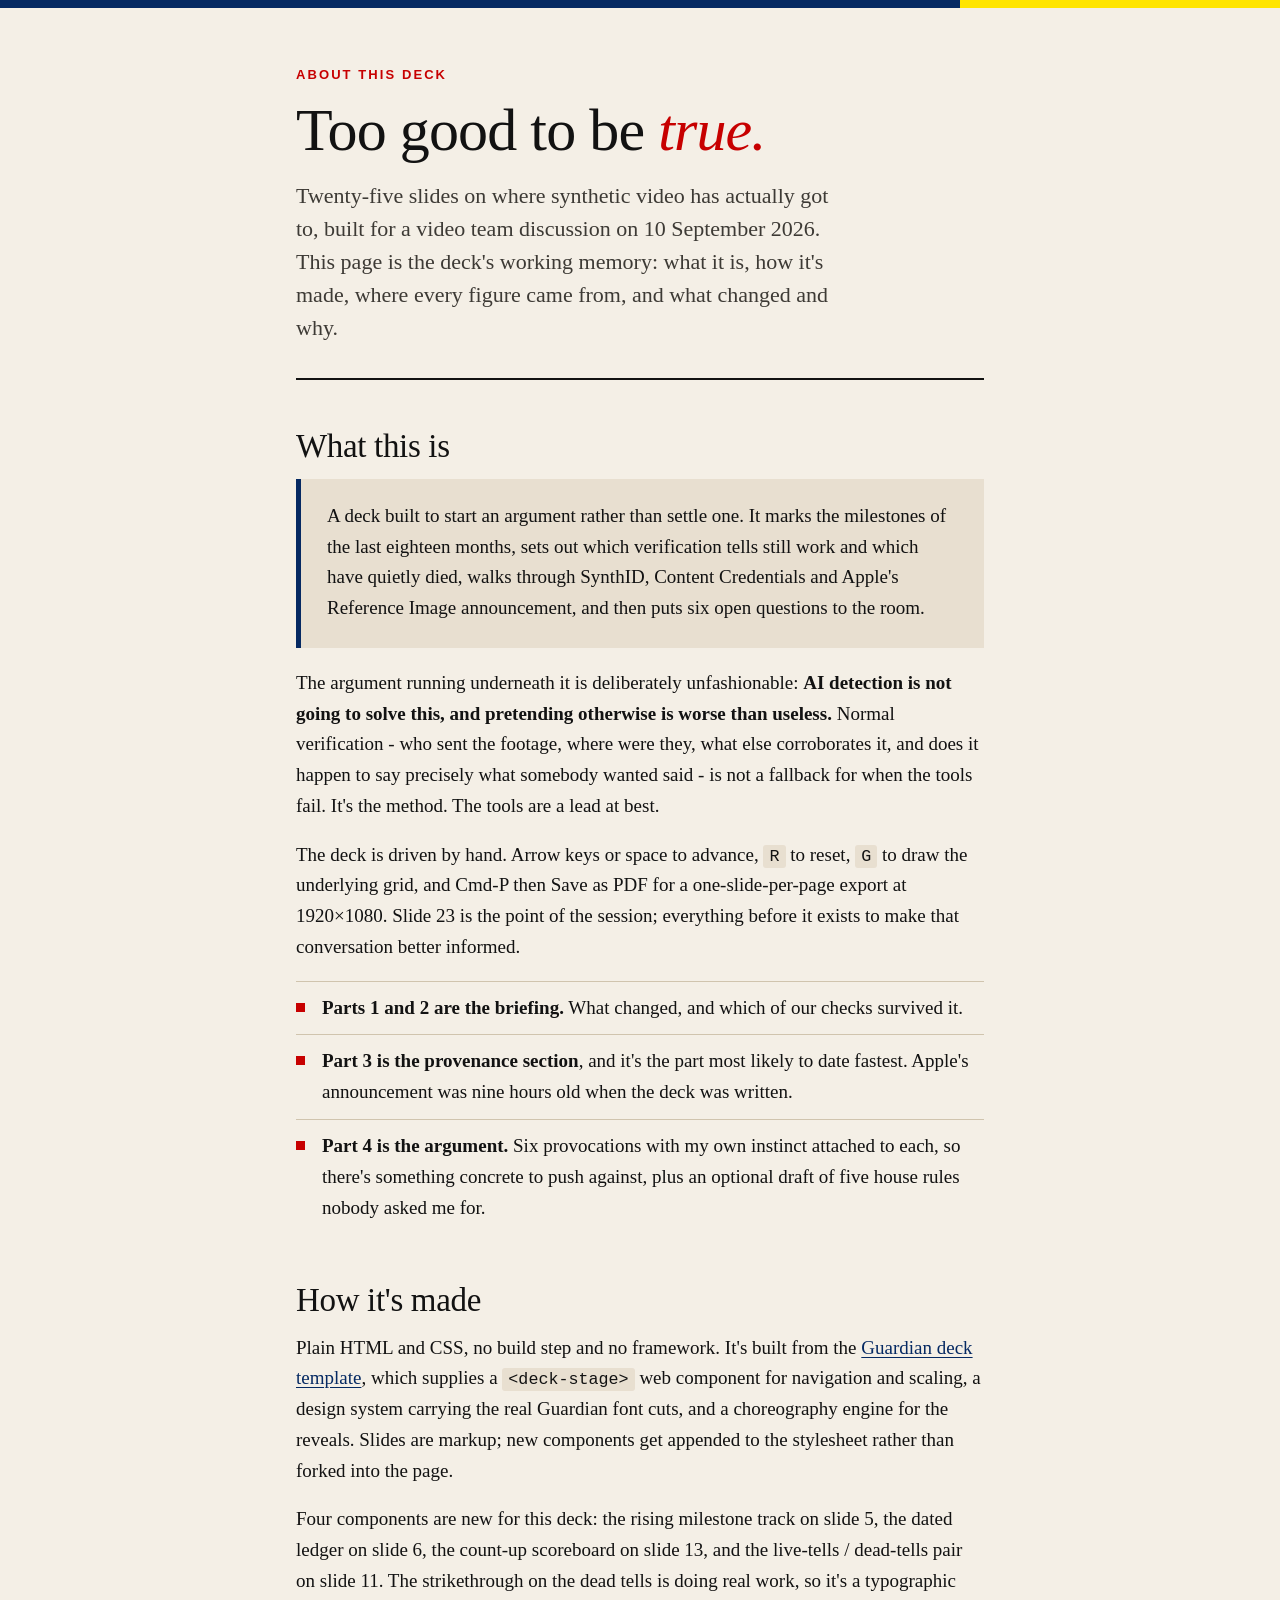
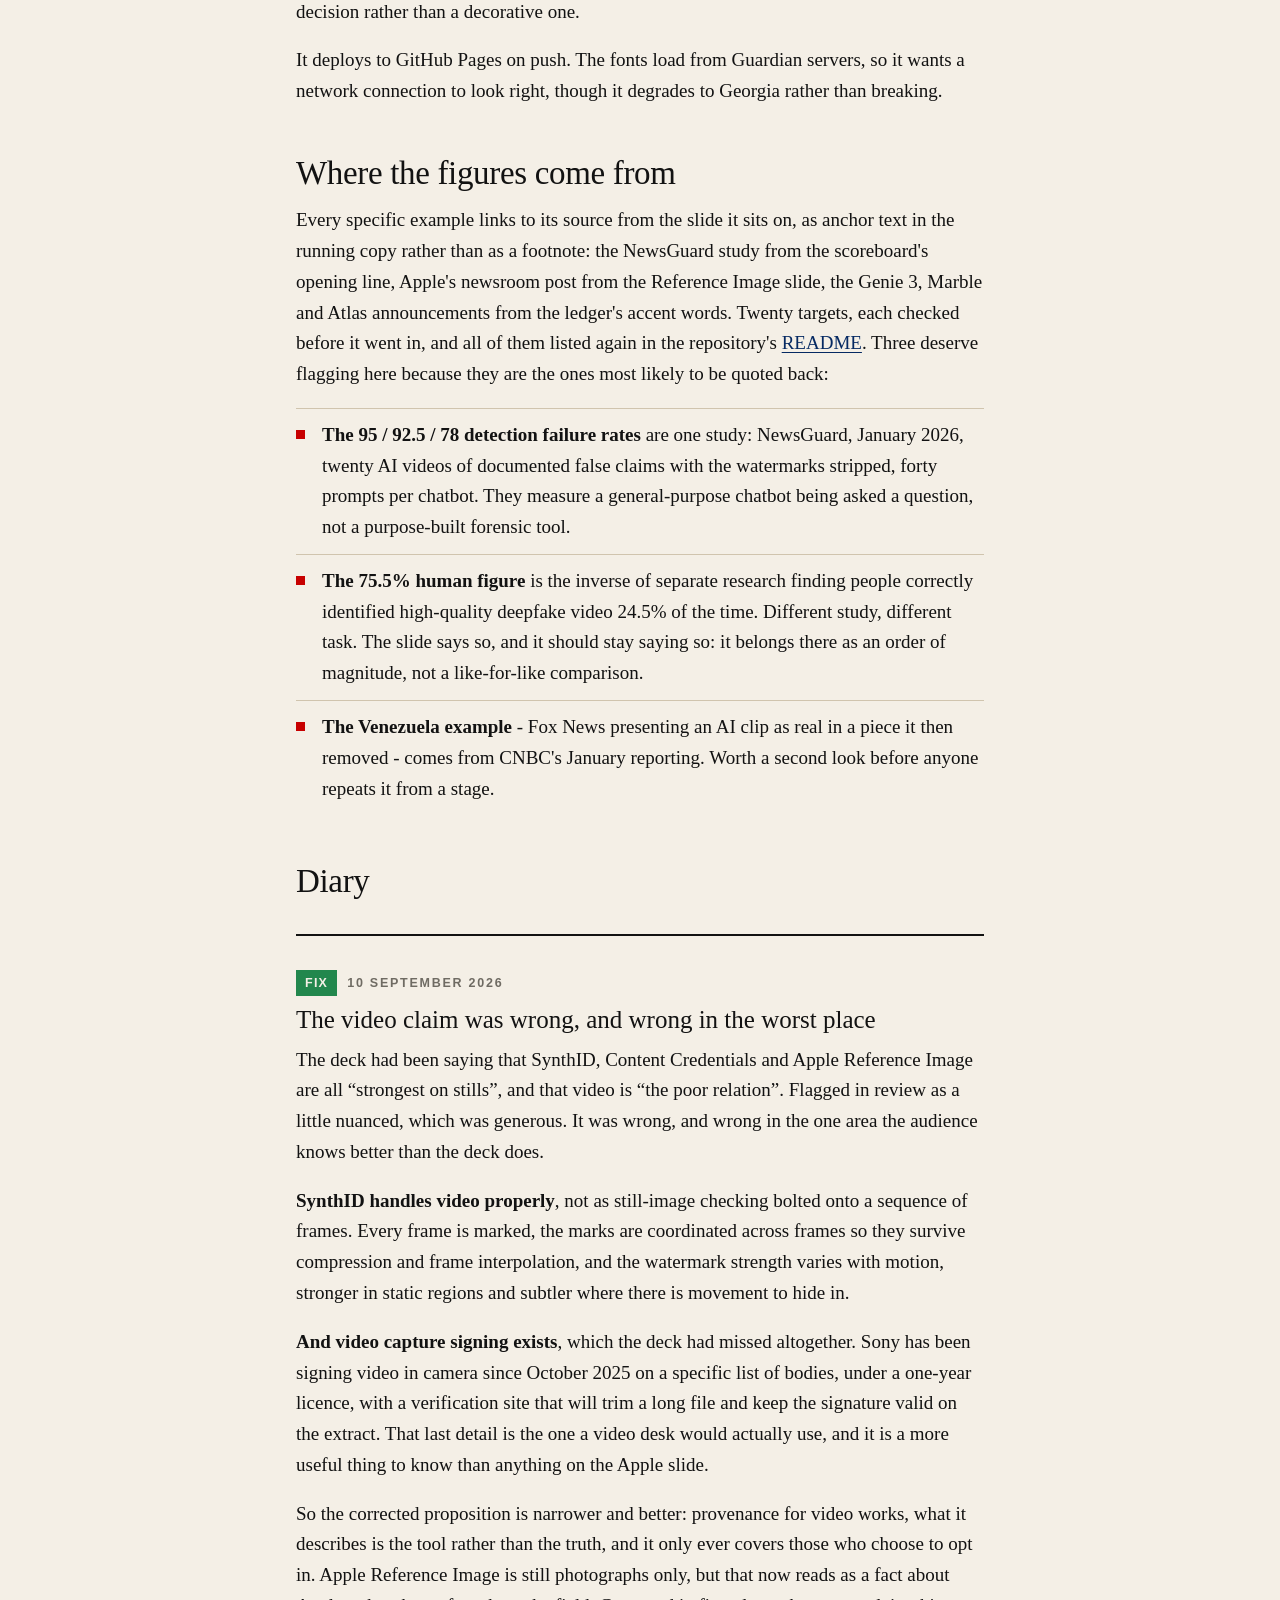
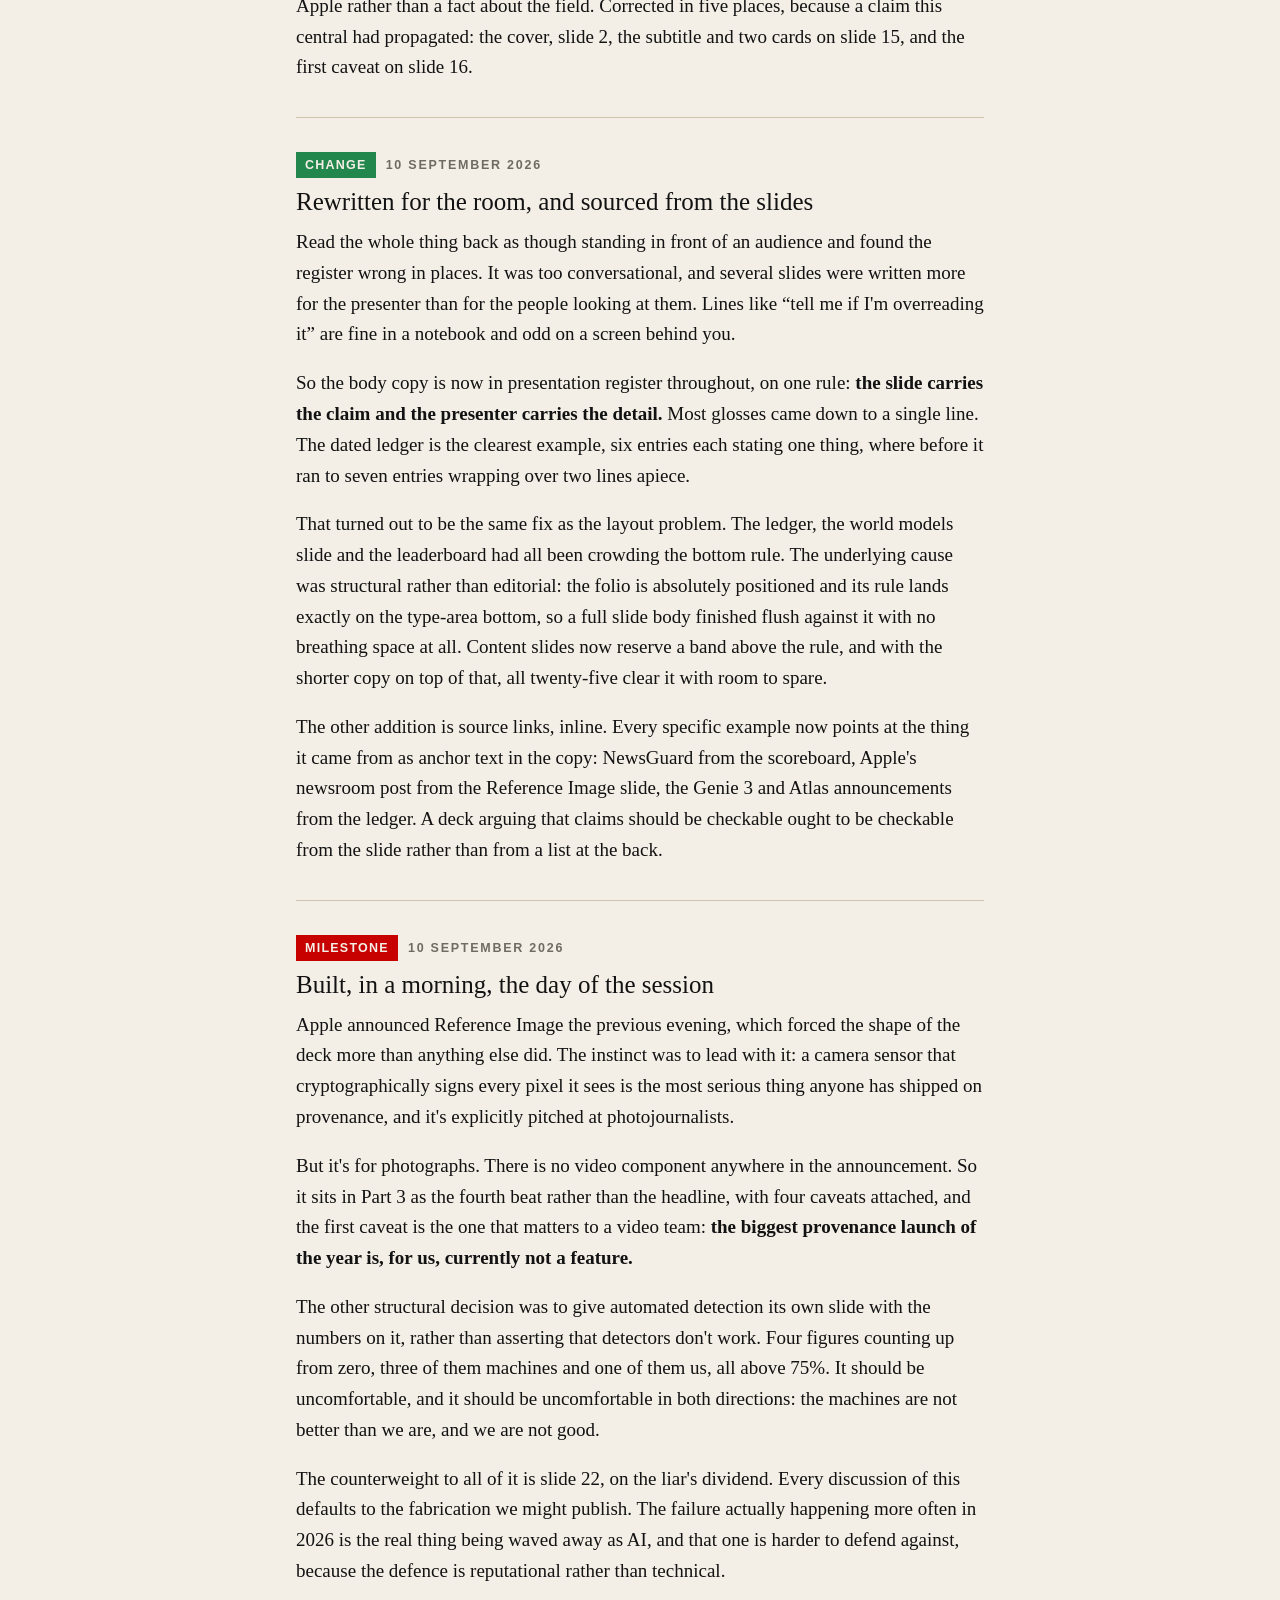
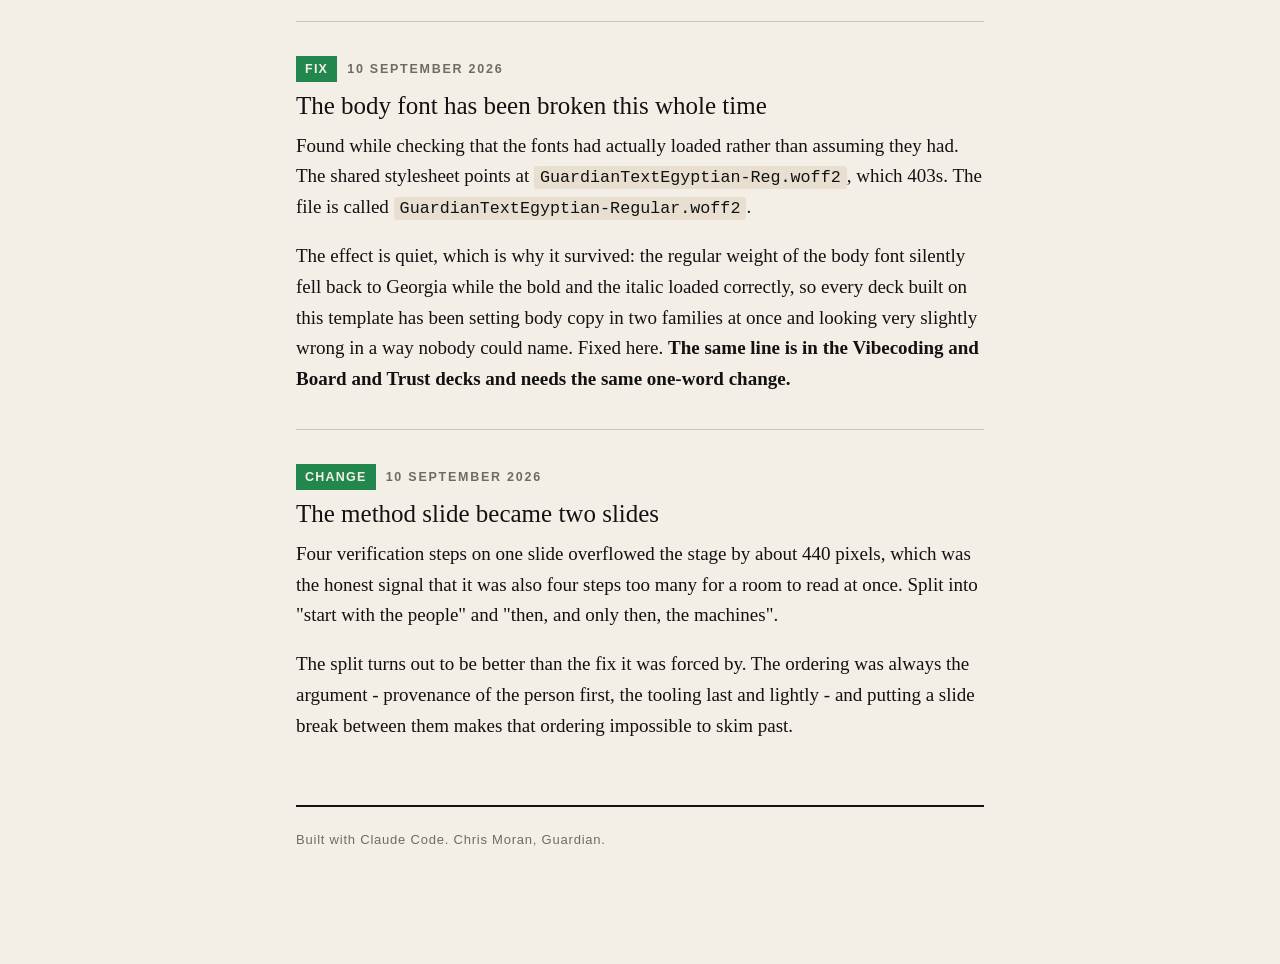
<file: about.html>
<!DOCTYPE html><html lang="en-GB"><head>
<meta charset="UTF-8">
<meta name="viewport" content="width=device-width, initial-scale=1">
<title>About · Too good to be true</title>
<meta name="description" content="What the synthetic video deck is, how it was made, where every figure came from, and a diary of what changed and why.">
<link rel="preconnect" href="https://assets.guim.co.uk" crossorigin>
<style>
  /* The deck's stylesheet is built around a fixed 1920×1080 stage, so
     this page carries its own layout. The fonts, the palette and the
     editorial register are deliberately the same. */

  @font-face {
    font-family: 'GH Guardian Headline';
    src: url('https://assets.guim.co.uk/static/frontend/fonts/guardian-headline/noalts-not-hinted/GHGuardianHeadline-Medium.woff2') format('woff2');
    font-weight: 500; font-style: normal; font-display: swap;
  }
  @font-face {
    font-family: 'GH Guardian Headline';
    src: url('https://assets.guim.co.uk/static/frontend/fonts/guardian-headline/noalts-not-hinted/GHGuardianHeadline-Bold.woff2') format('woff2');
    font-weight: 700; font-style: normal; font-display: swap;
  }
  @font-face {
    font-family: 'GuardianTextEgyptian';
    src: url('https://assets.guim.co.uk/static/frontend/fonts/guardian-textegyptian/noalts-not-hinted/GuardianTextEgyptian-Regular.woff2') format('woff2');
    font-weight: 400; font-style: normal; font-display: swap;
  }
  @font-face {
    font-family: 'GuardianTextEgyptian';
    src: url('https://assets.guim.co.uk/static/frontend/fonts/guardian-textegyptian/noalts-not-hinted/GuardianTextEgyptian-Bold.woff2') format('woff2');
    font-weight: 700; font-style: normal; font-display: swap;
  }
  @font-face {
    font-family: 'GuardianTextSans';
    src: url('https://assets.guim.co.uk/static/frontend/fonts/guardian-textsans/noalts-not-hinted/GuardianTextSans-Bold.woff2') format('woff2');
    font-weight: 700; font-style: normal; font-display: swap;
  }

  :root {
    --paper: #F4EFE6;
    --paper-deep: #E8DFD0;
    --paper-rule: #D0C4AE;
    --ink: #121212;
    --ink-soft: #3d3a35;
    --ink-mute: #6f6b63;
    --guardian-blue: #052962;
    --guardian-yellow: #FFE500;
    --news-red: #C70000;
    --eco-green: #22874d;
    --display: 'GH Guardian Headline', Georgia, 'Times New Roman', serif;
    --body: 'GuardianTextEgyptian', Georgia, 'Times New Roman', serif;
    --ui: 'GuardianTextSans', 'Helvetica Neue', Helvetica, Arial, sans-serif;
    --mono: 'Menlo', 'SF Mono', 'Courier New', monospace;
  }

  * { box-sizing: border-box; }
  html { -webkit-text-size-adjust: 100%; }
  body {
    margin: 0;
    background: var(--paper);
    color: var(--ink);
    font-family: var(--body);
    font-size: 19px;
    line-height: 1.62;
  }

  .band { height: 8px; display: flex; }
  .band i { flex: 1; }
  .band i:first-child { background: var(--guardian-blue); flex: 3; }
  .band i:last-child { background: var(--guardian-yellow); }

  .wrap { max-width: 46rem; margin: 0 auto; padding: 0 24px 96px; }

  header.masthead { padding: 56px 0 34px; border-bottom: 2px solid var(--ink); margin-bottom: 40px; }
  .eyebrow {
    font-family: var(--ui);
    font-weight: 700;
    font-size: 13px;
    letter-spacing: 0.16em;
    text-transform: uppercase;
    color: var(--news-red);
    margin: 0 0 14px;
  }
  h1 {
    font-family: var(--display);
    font-weight: 500;
    font-size: clamp(38px, 7vw, 60px);
    line-height: 1.04;
    letter-spacing: -0.015em;
    margin: 0 0 18px;
  }
  h1 em { color: var(--news-red); font-style: italic; }
  .standfirst {
    font-size: clamp(19px, 2.4vw, 22px);
    line-height: 1.5;
    color: var(--ink-soft);
    margin: 0;
    max-width: 34rem;
  }

  h2 {
    font-family: var(--display);
    font-weight: 500;
    font-size: clamp(26px, 4vw, 33px);
    line-height: 1.1;
    letter-spacing: -0.01em;
    margin: 48px 0 14px;
  }
  h3 {
    font-family: var(--display);
    font-weight: 500;
    font-size: clamp(21px, 3vw, 25px);
    line-height: 1.15;
    margin: 32px 0 10px;
  }
  p { margin: 0 0 18px; }
  a { color: var(--guardian-blue); text-decoration-thickness: 1px; text-underline-offset: 3px; }
  a:hover { color: var(--news-red); }
  a:focus-visible { outline: 3px solid var(--news-red); outline-offset: 3px; }
  strong { font-weight: 700; }
  code {
    font-family: var(--mono);
    font-size: 0.88em;
    background: var(--paper-deep);
    padding: 2px 6px;
    border-radius: 3px;
    word-break: break-word;
  }

  .lede-panel {
    background: var(--paper-deep);
    border-left: 5px solid var(--guardian-blue);
    padding: 22px 26px 6px;
    margin: 0 0 20px;
  }

  ul.plain { list-style: none; margin: 0 0 20px; padding: 0; }
  ul.plain li {
    padding: 11px 0 11px 26px;
    border-top: 1px solid var(--paper-rule);
    position: relative;
  }
  ul.plain li::before {
    content: '';
    position: absolute;
    left: 0; top: 21px;
    width: 9px; height: 9px;
    background: var(--news-red);
  }

  /* The diary */
  .entry { padding-top: 34px; margin-top: 34px; border-top: 1px solid var(--paper-rule); }
  .entry:first-of-type { border-top: 2px solid var(--ink); }
  .entry-meta {
    font-family: var(--ui);
    font-weight: 700;
    font-size: 12.5px;
    letter-spacing: 0.14em;
    text-transform: uppercase;
    color: var(--ink-mute);
    margin: 0 0 10px;
    display: flex;
    flex-wrap: wrap;
    align-items: center;
    gap: 10px;
  }
  .tag {
    color: var(--paper);
    background: var(--eco-green);
    padding: 3px 9px;
    letter-spacing: 0.1em;
  }
  .tag.milestone { background: var(--news-red); }
  .entry h3 { margin-top: 0; }

  footer.foot {
    margin-top: 64px;
    padding-top: 22px;
    border-top: 2px solid var(--ink);
    font-family: var(--ui);
    font-size: 13px;
    letter-spacing: 0.06em;
    color: var(--ink-mute);
  }

  @media (max-width: 480px) {
    body { font-size: 17px; }
    .wrap { padding-bottom: 64px; }
    header.masthead { padding-top: 36px; }
  }
</style>
</head><body>

<div class="band" aria-hidden="true"><i></i><i></i></div>

<div class="wrap">

  <header class="masthead">
    <p class="eyebrow">About this deck</p>
    <h1>Too good to be <em>true.</em></h1>
    <p class="standfirst">Twenty-five slides on where synthetic video has actually got to, built for a video team discussion on 10 September 2026. This page is the deck's working memory: what it is, how it's made, where every figure came from, and what changed and why.</p>
  </header>

  <h2>What this is</h2>

  <div class="lede-panel">
    <p>A deck built to start an argument rather than settle one. It marks the milestones of the last eighteen months, sets out which verification tells still work and which have quietly died, walks through SynthID, Content Credentials and Apple's Reference Image announcement, and then puts six open questions to the room.</p>
  </div>

  <p>The argument running underneath it is deliberately unfashionable: <strong>AI detection is not going to solve this, and pretending otherwise is worse than useless.</strong> Normal verification - who sent the footage, where were they, what else corroborates it, and does it happen to say precisely what somebody wanted said - is not a fallback for when the tools fail. It's the method. The tools are a lead at best.</p>

  <p>The deck is driven by hand. Arrow keys or space to advance, <code>R</code> to reset, <code>G</code> to draw the underlying grid, and Cmd-P then Save as PDF for a one-slide-per-page export at 1920&times;1080. Slide 23 is the point of the session; everything before it exists to make that conversation better informed.</p>

  <ul class="plain">
    <li><strong>Parts 1 and 2 are the briefing.</strong> What changed, and which of our checks survived it.</li>
    <li><strong>Part 3 is the provenance section</strong>, and it's the part most likely to date fastest. Apple's announcement was nine hours old when the deck was written.</li>
    <li><strong>Part 4 is the argument.</strong> Six provocations with my own instinct attached to each, so there's something concrete to push against, plus an optional draft of five house rules nobody asked me for.</li>
  </ul>

  <h2>How it's made</h2>

  <p>Plain HTML and CSS, no build step and no framework. It's built from the <a href="https://github.com/peter-guillam123/guardian-deck-template">Guardian deck template</a>, which supplies a <code>&lt;deck-stage&gt;</code> web component for navigation and scaling, a design system carrying the real Guardian font cuts, and a choreography engine for the reveals. Slides are markup; new components get appended to the stylesheet rather than forked into the page.</p>

  <p>Four components are new for this deck: the rising milestone track on slide 5, the dated ledger on slide 6, the count-up scoreboard on slide 13, and the live-tells / dead-tells pair on slide 11. The strikethrough on the dead tells is doing real work, so it's a typographic decision rather than a decorative one.</p>

  <p>It deploys to GitHub Pages on push. The fonts load from Guardian servers, so it wants a network connection to look right, though it degrades to Georgia rather than breaking.</p>

  <h2>Where the figures come from</h2>

  <p>Every specific example links to its source from the slide it sits on, as anchor text in the running copy rather than as a footnote: the NewsGuard study from the scoreboard's opening line, Apple's newsroom post from the Reference Image slide, the Genie 3, Marble and Atlas announcements from the ledger's accent words. Twenty targets, each checked before it went in, and all of them listed again in the repository's <a href="https://github.com/peter-guillam123">README</a>. Three deserve flagging here because they are the ones most likely to be quoted back:</p>

  <ul class="plain">
    <li><strong>The 95 / 92.5 / 78 detection failure rates</strong> are one study: NewsGuard, January 2026, twenty AI videos of documented false claims with the watermarks stripped, forty prompts per chatbot. They measure a general-purpose chatbot being asked a question, not a purpose-built forensic tool.</li>
    <li><strong>The 75.5% human figure</strong> is the inverse of separate research finding people correctly identified high-quality deepfake video 24.5% of the time. Different study, different task. The slide says so, and it should stay saying so: it belongs there as an order of magnitude, not a like-for-like comparison.</li>
    <li><strong>The Venezuela example</strong> - Fox News presenting an AI clip as real in a piece it then removed - comes from CNBC's January reporting. Worth a second look before anyone repeats it from a stage.</li>
  </ul>

  <h2>Diary</h2>

  <article class="entry">
    <p class="entry-meta"><span class="tag">Fix</span><span>10 September 2026</span></p>
    <h3>The video claim was wrong, and wrong in the worst place</h3>

    <p>The deck had been saying that SynthID, Content Credentials and Apple Reference Image are all &ldquo;strongest on stills&rdquo;, and that video is &ldquo;the poor relation&rdquo;. Flagged in review as a little nuanced, which was generous. It was wrong, and wrong in the one area the audience knows better than the deck does.</p>

    <p><strong>SynthID handles video properly</strong>, not as still-image checking bolted onto a sequence of frames. Every frame is marked, the marks are coordinated across frames so they survive compression and frame interpolation, and the watermark strength varies with motion, stronger in static regions and subtler where there is movement to hide in.</p>

    <p><strong>And video capture signing exists</strong>, which the deck had missed altogether. Sony has been signing video in camera since October 2025 on a specific list of bodies, under a one-year licence, with a verification site that will trim a long file and keep the signature valid on the extract. That last detail is the one a video desk would actually use, and it is a more useful thing to know than anything on the Apple slide.</p>

    <p>So the corrected proposition is narrower and better: provenance for video works, what it describes is the tool rather than the truth, and it only ever covers those who choose to opt in. Apple Reference Image is still photographs only, but that now reads as a fact about Apple rather than a fact about the field. Corrected in five places, because a claim this central had propagated: the cover, slide 2, the subtitle and two cards on slide 15, and the first caveat on slide 16.</p>
  </article>

  <article class="entry">
    <p class="entry-meta"><span class="tag">Change</span><span>10 September 2026</span></p>
    <h3>Rewritten for the room, and sourced from the slides</h3>

    <p>Read the whole thing back as though standing in front of an audience and found the register wrong in places. It was too conversational, and several slides were written more for the presenter than for the people looking at them. Lines like &ldquo;tell me if I'm overreading it&rdquo; are fine in a notebook and odd on a screen behind you.</p>

    <p>So the body copy is now in presentation register throughout, on one rule: <strong>the slide carries the claim and the presenter carries the detail.</strong> Most glosses came down to a single line. The dated ledger is the clearest example, six entries each stating one thing, where before it ran to seven entries wrapping over two lines apiece.</p>

    <p>That turned out to be the same fix as the layout problem. The ledger, the world models slide and the leaderboard had all been crowding the bottom rule. The underlying cause was structural rather than editorial: the folio is absolutely positioned and its rule lands exactly on the type-area bottom, so a full slide body finished flush against it with no breathing space at all. Content slides now reserve a band above the rule, and with the shorter copy on top of that, all twenty-five clear it with room to spare.</p>

    <p>The other addition is source links, inline. Every specific example now points at the thing it came from as anchor text in the copy: NewsGuard from the scoreboard, Apple's newsroom post from the Reference Image slide, the Genie 3 and Atlas announcements from the ledger. A deck arguing that claims should be checkable ought to be checkable from the slide rather than from a list at the back.</p>
  </article>

  <article class="entry">
    <p class="entry-meta"><span class="tag milestone">Milestone</span><span>10 September 2026</span></p>
    <h3>Built, in a morning, the day of the session</h3>

    <p>Apple announced Reference Image the previous evening, which forced the shape of the deck more than anything else did. The instinct was to lead with it: a camera sensor that cryptographically signs every pixel it sees is the most serious thing anyone has shipped on provenance, and it's explicitly pitched at photojournalists.</p>

    <p>But it's for photographs. There is no video component anywhere in the announcement. So it sits in Part 3 as the fourth beat rather than the headline, with four caveats attached, and the first caveat is the one that matters to a video team: <strong>the biggest provenance launch of the year is, for us, currently not a feature.</strong></p>

    <p>The other structural decision was to give automated detection its own slide with the numbers on it, rather than asserting that detectors don't work. Four figures counting up from zero, three of them machines and one of them us, all above 75%. It should be uncomfortable, and it should be uncomfortable in both directions: the machines are not better than we are, and we are not good.</p>

    <p>The counterweight to all of it is slide 22, on the liar's dividend. Every discussion of this defaults to the fabrication we might publish. The failure actually happening more often in 2026 is the real thing being waved away as AI, and that one is harder to defend against, because the defence is reputational rather than technical.</p>
  </article>

  <article class="entry">
    <p class="entry-meta"><span class="tag">Fix</span><span>10 September 2026</span></p>
    <h3>The body font has been broken this whole time</h3>

    <p>Found while checking that the fonts had actually loaded rather than assuming they had. The shared stylesheet points at <code>GuardianTextEgyptian-Reg.woff2</code>, which 403s. The file is called <code>GuardianTextEgyptian-Regular.woff2</code>.</p>

    <p>The effect is quiet, which is why it survived: the regular weight of the body font silently fell back to Georgia while the bold and the italic loaded correctly, so every deck built on this template has been setting body copy in two families at once and looking very slightly wrong in a way nobody could name. Fixed here. <strong>The same line is in the Vibecoding and Board and Trust decks and needs the same one-word change.</strong></p>
  </article>

  <article class="entry">
    <p class="entry-meta"><span class="tag">Change</span><span>10 September 2026</span></p>
    <h3>The method slide became two slides</h3>

    <p>Four verification steps on one slide overflowed the stage by about 440 pixels, which was the honest signal that it was also four steps too many for a room to read at once. Split into "start with the people" and "then, and only then, the machines".</p>

    <p>The split turns out to be better than the fix it was forced by. The ordering was always the argument - provenance of the person first, the tooling last and lightly - and putting a slide break between them makes that ordering impossible to skim past.</p>
  </article>

  <footer class="foot">
    <p>Built with Claude Code. Chris Moran, Guardian.</p>
  </footer>

</div>

</body></html>
</file>
<file: styles.css>
/* Advanced AI training — Board and Trust
   "Newsroom dataroom" design system, second edition.
   One source of truth: tokens, materiality, chrome, motion and every
   slide component live here. index.html carries markup only;
   motion.js drives the choreography. */

/* ============================================================
   1 · Fonts — the real Guardian cuts, including true italics.
   (The first edition synthesised its italics; these are the
   drawn ones from the Guardian CDN.)
   ============================================================ */
@font-face {
  font-family: 'GH Guardian Headline';
  src: url('https://assets.guim.co.uk/static/frontend/fonts/guardian-headline/noalts-not-hinted/GHGuardianHeadline-Medium.woff2') format('woff2');
  font-weight: 500; font-style: normal; font-display: swap;
}
@font-face {
  font-family: 'GH Guardian Headline';
  src: url('https://assets.guim.co.uk/static/frontend/fonts/guardian-headline/noalts-not-hinted/GHGuardianHeadline-MediumItalic.woff2') format('woff2');
  font-weight: 500; font-style: italic; font-display: swap;
}
@font-face {
  font-family: 'GH Guardian Headline';
  src: url('https://assets.guim.co.uk/static/frontend/fonts/guardian-headline/noalts-not-hinted/GHGuardianHeadline-Bold.woff2') format('woff2');
  font-weight: 700; font-style: normal; font-display: swap;
}
@font-face {
  font-family: 'GH Guardian Headline';
  src: url('https://assets.guim.co.uk/static/frontend/fonts/guardian-headline/noalts-not-hinted/GHGuardianHeadline-Black.woff2') format('woff2');
  font-weight: 900; font-style: normal; font-display: swap;
}
@font-face {
  font-family: 'GuardianTextEgyptian';
  src: url('https://assets.guim.co.uk/static/frontend/fonts/guardian-textegyptian/noalts-not-hinted/GuardianTextEgyptian-Regular.woff2') format('woff2');
  font-weight: 400; font-style: normal; font-display: swap;
}
@font-face {
  font-family: 'GuardianTextEgyptian';
  src: url('https://assets.guim.co.uk/static/frontend/fonts/guardian-textegyptian/noalts-not-hinted/GuardianTextEgyptian-RegularItalic.woff2') format('woff2');
  font-weight: 400; font-style: italic; font-display: swap;
}
@font-face {
  font-family: 'GuardianTextEgyptian';
  src: url('https://assets.guim.co.uk/static/frontend/fonts/guardian-textegyptian/noalts-not-hinted/GuardianTextEgyptian-Bold.woff2') format('woff2');
  font-weight: 700; font-style: normal; font-display: swap;
}
@font-face {
  font-family: 'GuardianTextSans';
  src: url('https://assets.guim.co.uk/static/frontend/fonts/guardian-textsans/noalts-not-hinted/GuardianTextSans-Regular.woff2') format('woff2');
  font-weight: 400; font-style: normal; font-display: swap;
}
@font-face {
  font-family: 'GuardianTextSans';
  src: url('https://assets.guim.co.uk/static/frontend/fonts/guardian-textsans/noalts-not-hinted/GuardianTextSans-Bold.woff2') format('woff2');
  font-weight: 700; font-style: normal; font-display: swap;
}

/* ============================================================
   2 · Tokens
   ============================================================ */
:root {
  --paper: #F4EFE6;
  --paper-deep: #E8DFD0;
  --paper-bright: #FBF8F1;
  --paper-rule: #D0C4AE;
  --ink: #121212;
  --ink-soft: #3d3a35;
  --ink-mute: #7a766e;
  --guardian-blue: #052962;
  --guardian-blue-soft: #4a6fa5;
  --guardian-yellow: #FFE500;
  --news-red: #C70000;
  --eco-green: #22874d;
  --display: 'GH Guardian Headline', Georgia, 'Times New Roman', serif;
  --body: 'GuardianTextEgyptian', Georgia, 'Times New Roman', serif;
  --ui: 'GuardianTextSans', 'Helvetica Neue', Helvetica, Arial, sans-serif;
  --mono: 'Menlo', 'SF Mono', 'Courier New', monospace;

  /* Müller-Brockmann grid — one source of truth for the 1920×1080
     canvas. The chrome margins, the card gutters and the grid-overlay
     instrument all read these, so content and grid can never drift.
     12 columns inside 120px margins on a 12px baseline; a 24px gutter
     lands a 3-up row exactly on 4 + 4 + 4 columns. */
  --grid-margin: 120px;
  --grid-top: 100px;
  --grid-bottom: 80px;
  --grid-cols: 12;
  --grid-gutter: 24px;
  --grid-baseline: 12px;

  /* Motion */
  --ease-out: cubic-bezier(0.16, 1, 0.3, 1);          /* expo-out: lands softly */
  --ease-in-out: cubic-bezier(0.77, 0, 0.18, 1);      /* bars and draws */
  --spring: cubic-bezier(0.34, 1.4, 0.64, 1);         /* fallback spring */

  /* Light */
  --shadow-card: 0 1px 0 rgba(255,255,255,0.55) inset,
                 0 1px 2px rgba(18,18,18,0.05),
                 0 22px 44px -28px rgba(18,18,18,0.38);
  --shadow-frame: 0 2px 6px rgba(18,18,18,0.08),
                  0 36px 80px -36px rgba(18,18,18,0.45);
  --hairline: rgba(18,18,18,0.08);

  /* Paper-fibre grain (SVG turbulence, tiled) */
  --grain: url("data:image/svg+xml,%3Csvg xmlns='http://www.w3.org/2000/svg' width='280' height='280'%3E%3Cfilter id='n'%3E%3CfeTurbulence type='fractalNoise' baseFrequency='0.85' numOctaves='2' stitchTiles='stitch'/%3E%3C/filter%3E%3Crect width='100%25' height='100%25' filter='url(%23n)'/%3E%3C/svg%3E");
}

/* A real spring where the browser supports linear() easing */
@supports (animation-timing-function: linear(0, 1)) {
  :root {
    --spring: linear(
      0, 0.062 2.5%, 0.226 5.4%, 0.431 8.4%, 0.642 11.5%, 0.811 14.4%,
      0.937 17.3%, 1.027 20.3%, 1.077 23%, 1.1 25.8%, 1.104 28.9%,
      1.084 33.8%, 1.041 41%, 1.011 48.3%, 0.997 55.6%, 0.994 63.5%,
      1 81.1%, 1
    );
  }
}

* { box-sizing: border-box; }

html, body { margin: 0; padding: 0; background: #000; }
body {
  font-family: var(--body);
  color: var(--ink);
  -webkit-font-smoothing: antialiased;
  text-rendering: optimizeLegibility;
}

deck-stage { background: #000; }

/* ============================================================
   3 · Slide frame and materiality
   ============================================================ */
.slide {
  width: 1920px; height: 1080px;
  background: var(--paper);
  color: var(--ink);
  font-family: var(--body);
  padding: var(--grid-top) var(--grid-margin) var(--grid-bottom);
  display: flex;
  flex-direction: column;
  position: relative;
  /* Soft cross-fade between slides; the stage flips visibility */
  transition: opacity 360ms var(--ease-out), visibility 0s linear 360ms;
}
.slide[data-deck-active] {
  transition: opacity 420ms var(--ease-out), visibility 0s linear 0s;
}

/* Press vignette — barely-there depth at the slide edges */
.slide::before {
  content: '';
  position: absolute; inset: 0;
  background: radial-gradient(140% 110% at 50% 38%,
              transparent 58%, rgba(18,18,18,0.055) 100%);
  pointer-events: none;
  z-index: 60;
}
/* Paper-fibre grain over everything, including images */
.slide::after {
  content: '';
  position: absolute; inset: 0;
  background-image: var(--grain);
  background-size: 280px 280px;
  opacity: 0.05;
  mix-blend-mode: multiply;
  pointer-events: none;
  z-index: 61;
}

.slide.ink {
  background: radial-gradient(120% 95% at 28% 18%,
              #1c1c1a 0%, var(--ink) 52%, #0b0b0a 100%);
  color: var(--paper);
}
.slide.ink::before {
  background: radial-gradient(140% 110% at 50% 40%,
              transparent 55%, rgba(0,0,0,0.5) 100%);
}
.slide.ink::after {
  mix-blend-mode: screen;
  opacity: 0.045;
}

/* ============================================================
   4 · Chrome — rule band, kicker, footer, progress
   ============================================================ */
.rule-band {
  position: absolute;
  top: 0; left: var(--grid-margin); right: var(--grid-margin);
  display: grid;
  grid-template-columns: 2fr 1fr;
  height: 8px;
  z-index: 2;
}
.rule-band::before { content: ''; background: var(--guardian-blue); }
.rule-band::after  { content: ''; background: var(--guardian-yellow); }
.slide.ink .rule-band::before { background: var(--paper); }

.kicker {
  font-family: var(--ui);
  font-weight: 700;
  font-size: 24px;
  letter-spacing: 0.2em;
  text-transform: uppercase;
  color: var(--news-red);
  margin: 0 0 24px;
}
.slide.ink .kicker { color: var(--guardian-yellow); }

.slide-foot {
  position: absolute;
  bottom: 36px; left: var(--grid-margin); right: var(--grid-margin);
  display: flex;
  justify-content: space-between;
  align-items: baseline;
  font-family: var(--ui);
  font-size: 22px;
  letter-spacing: 0.12em;
  text-transform: uppercase;
  color: var(--ink-mute);
  border-top: 1px solid var(--paper-rule);
  padding-top: 18px;
  z-index: 3;
}
.slide.ink .slide-foot {
  color: rgba(244,239,230,0.55);
  border-top-color: rgba(244,239,230,0.18);
}
.slide-foot .wm { font-weight: 700; letter-spacing: 0.2em; }
.slide-foot .num { font-family: var(--mono); letter-spacing: 0; font-variant-numeric: tabular-nums; }
/* Watermark shows only on the section openers; folio everywhere */
.slide:not(.section-opener) .slide-foot .wm { display: none; }

/* Progress — a quiet red seam along the foot of every slide,
   filled to the deck position by motion.js via --prog */
.deck-progress {
  position: absolute;
  left: 0; right: 0; bottom: 0;
  height: 5px;
  z-index: 62;
  pointer-events: none;
}
.deck-progress i {
  display: block;
  height: 100%;
  width: calc(var(--prog, 0) * 100%);
  background: var(--news-red);
  transition: width 800ms var(--ease-in-out);
}
.slide.ink .deck-progress i { background: var(--guardian-yellow); }

/* ============================================================
   5 · Motion system
   The engine adds .fx-armed to <deck-stage> (so nothing hides if
   JS never runs) and toggles .fx-play on the active slide.
   Each element opts in with data-fx and an inline --d delay.
   ============================================================ */
.fx-armed [data-fx] { opacity: 0; }

.fx-play [data-fx] {
  animation-delay: var(--d, 0ms);
  animation-fill-mode: both;
}
.fx-play [data-fx="rise"]      { animation-name: fxRise;     animation-duration: 680ms; animation-timing-function: var(--ease-out); }
.fx-play [data-fx="fade"]      { animation-name: fxFade;     animation-duration: 620ms; animation-timing-function: ease; }
.fx-play [data-fx="pop"]       { animation-name: fxPop;      animation-duration: 620ms; animation-timing-function: var(--spring); }
.fx-play [data-fx="spring-up"] { animation-name: fxSpringUp; animation-duration: 760ms; animation-timing-function: var(--spring); }
.fx-play [data-fx="photo"]     { animation-name: fxFade;     animation-duration: 1100ms; animation-timing-function: ease; }
.fx-play [data-fx="ghost"]     { animation-name: fxGhost;    animation-duration: 1300ms; animation-timing-function: var(--ease-out); }
.fx-play [data-fx="bar"]       { animation-name: fxBar;      animation-duration: 640ms; animation-timing-function: var(--ease-in-out); transform-origin: left center; }
.fx-play [data-fx="bar-v"]     { animation-name: fxBarV;     animation-duration: 700ms; animation-timing-function: var(--ease-in-out); transform-origin: center top; }

/* Photographic dissolve — the frame fades in while the image
   settles from a barely-there over-zoom, like a print developing */
[data-fx="photo"] { overflow: hidden; }
[data-fx="photo"] img { display: block; }
.fx-play [data-fx="photo"] img {
  animation: fxSettle 1600ms var(--ease-out) var(--d, 0ms) both;
}

@keyframes fxRise     { from { opacity: 0; transform: translateY(22px); } to { opacity: 1; transform: none; } }
@keyframes fxFade     { from { opacity: 0; } to { opacity: 1; } }
@keyframes fxPop      { from { opacity: 0; transform: scale(0.55); } to { opacity: 1; transform: scale(1); } }
@keyframes fxSpringUp { from { opacity: 0; transform: translateY(26px) scale(0.96); } to { opacity: 1; transform: none; } }
@keyframes fxGhost    { from { opacity: 0; transform: translateX(46px); } to { opacity: 1; transform: none; } }
@keyframes fxBar      { from { opacity: 1; transform: scaleX(0); } to { opacity: 1; transform: scaleX(1); } }
@keyframes fxBarV     { from { opacity: 1; transform: scaleY(0); } to { opacity: 1; transform: scaleY(1); } }
@keyframes fxSettle   { from { transform: scale(1.04); } to { transform: scale(1); } }

/* Masked word reveal — motion.js wraps each word of a [data-split]
   element in .w/.wi and staggers --wd across them. The padding /
   negative-margin pairs widen each mask window so ascenders,
   descenders and italic overhangs never clip at rest. */
.w {
  display: inline-block;
  overflow: hidden;
  vertical-align: top;
  padding: 0.18em 0.11em 0.24em 0.03em;
  margin: -0.18em -0.11em -0.24em -0.03em;
}
.w .wi { display: inline-block; }
.fx-armed .w .wi { transform: translateY(135%); }
.fx-play .w .wi {
  animation: fxWordUp 820ms var(--ease-out) var(--wd, 0ms) both;
}
@keyframes fxWordUp { from { transform: translateY(135%); } to { transform: none; } }

/* The cover's red full stop lands on a spring, a beat late */
.fx-play .q-mark .wi {
  animation-timing-function: var(--spring);
  animation-duration: 900ms;
  animation-delay: calc(var(--wd, 0ms) + 240ms);
}

/* Rule band draws across on the cover and section openers only */
.cover.fx-play .rule-band,
.section-opener.fx-play .rule-band {
  animation: fxBar 600ms var(--ease-in-out) both;
  transform-origin: left center;
}

/* ============================================================
   6 · Typography
   ============================================================ */
.slide-title {
  font-family: var(--display);
  font-weight: 500;
  font-size: 84px;
  line-height: 0.98;
  letter-spacing: -0.02em;
  margin: 0 0 52px;
  color: var(--ink);
  max-width: 26ch;
  text-wrap: balance;
}
.slide.ink .slide-title { color: var(--paper); }
.slide-title em {
  color: var(--news-red);
  font-style: italic;
  font-weight: 500;
}

.slide-subtitle {
  font-family: var(--body);
  font-size: 34px;
  line-height: 1.4;
  color: var(--ink-soft);
  margin: 0 0 52px;
  max-width: 60ch;
}
.slide.ink .slide-subtitle { color: rgba(244,239,230,0.82); }

/* ============================================================
   7 · Cover
   ============================================================ */
.cover {
  padding: 120px 120px 80px;
  justify-content: space-between;
}
.cover .wordmark {
  font-family: var(--display);
  font-weight: 500;
  font-size: 188px;
  line-height: 0.94;
  letter-spacing: -0.03em;
  color: var(--guardian-blue);
  margin: 0;
}
.cover .wordmark em {
  font-style: italic;
  font-weight: 500;
  color: var(--ink);
}
.cover .wordmark .q-mark { color: var(--news-red); font-style: normal; font-weight: 700; }
.cover .kicker .group-tag {
  display: inline-block;
  background: var(--news-red);
  color: var(--paper);
  padding: 4px 12px 6px;
  margin-right: 14px;
  letter-spacing: 0.16em;
}
.cover-meta-row {
  display: grid;
  grid-template-columns: 1.5fr 1fr;
  gap: 80px;
  align-items: end;
}
.cover-framing {
  font-family: var(--body);
  font-weight: 400;
  font-size: 26px;
  line-height: 1.5;
  color: var(--ink-soft);
  letter-spacing: 0;
  max-width: 880px;
  margin: 0;
}
.cover-stat-block { text-align: right; }
.cover-stat-block .stat-line {
  font-family: var(--mono);
  font-size: 24px;
  letter-spacing: 0.06em;
  text-transform: uppercase;
  color: var(--ink-mute);
  margin: 0;
}
.cover-stat-block .stat-line strong {
  display: block;
  font-family: var(--body);
  font-weight: 400;
  font-size: 30px;
  line-height: 1.05;
  letter-spacing: 0;
  text-transform: none;
  color: var(--ink-soft);
  margin-top: 4px;
}
.cover .slide-foot { border-top: none; padding-top: 0; }

/* ============================================================
   8 · Section openers — ink, ghost numeral, yellow underline
   ============================================================ */
.section-opener {
  justify-content: center;
  padding: 0 120px;
}
.section-opener .chapter-num,
.section-opener .section-kicker,
.section-opener h1,
.section-opener .section-dek { position: relative; z-index: 1; }
.section-opener .chapter-ghost {
  position: absolute;
  right: 48px; bottom: -36px;
  z-index: 0;
  font-family: var(--display);
  font-weight: 900;
  font-size: 640px;
  line-height: 1;
  letter-spacing: -0.05em;
  color: transparent;
  -webkit-text-stroke: 2px rgba(244,239,230,0.085);
  pointer-events: none;
  user-select: none;
}
.section-opener .chapter-num {
  font-family: var(--mono);
  font-size: 26px;
  letter-spacing: 0.2em;
  color: var(--guardian-yellow);
  margin-bottom: 40px;
  text-transform: uppercase;
}
.section-opener .section-kicker {
  font-family: var(--ui);
  font-weight: 700;
  font-size: 28px;
  letter-spacing: 0.24em;
  color: rgba(244,239,230,0.55);
  margin: 0 0 28px;
  text-transform: uppercase;
}
.section-opener h1 {
  font-family: var(--display);
  font-weight: 500;
  font-size: 180px;
  line-height: 0.92;
  letter-spacing: -0.025em;
  color: var(--paper);
  margin: 0 0 40px;
  max-width: 18ch;
}
.section-opener h1 em {
  font-style: italic;
  font-weight: 500;
  color: var(--guardian-yellow);
  position: relative;
}
/* Yellow stroke draws under the italic word once it has landed */
.section-opener h1 em::after {
  content: '';
  position: absolute;
  left: 0.04em; right: 0.12em; bottom: -0.02em;
  height: 0.042em;
  background: var(--guardian-yellow);
  transform: scaleX(0);
  transform-origin: left center;
}
.section-opener.fx-play h1 em::after {
  animation: fxBar 700ms var(--ease-in-out) 1050ms both;
}
.section-opener .section-dek {
  font-family: var(--body);
  font-size: 34px;
  line-height: 1.4;
  color: rgba(244,239,230,0.82);
  max-width: 48ch;
}

/* ============================================================
   9 · Generic body + aims card system
   ============================================================ */
.slide-body {
  flex: 1;
  min-height: 0;
  display: flex;
  flex-direction: column;
  justify-content: center;
}

.aims {
  display: grid;
  grid-template-columns: repeat(3, 1fr);
  gap: var(--grid-gutter);   /* 3 cards land exactly on 4 + 4 + 4 columns */
}
.aim {
  padding: 40px 36px;
  background: var(--paper-deep);
  border: 1px solid var(--hairline);
  border-top: 6px solid var(--guardian-blue);
  box-shadow: var(--shadow-card);
  display: flex;
  flex-direction: column;
  gap: 20px;
  min-height: 300px;
}
.aim:nth-child(2) { border-top-color: var(--news-red); }
.aim:nth-child(3) { border-top-color: var(--eco-green); }
.aim:nth-child(4) { border-top-color: var(--ink); }
.aim .aim-num {
  font-family: var(--mono);
  font-size: 24px;
  letter-spacing: 0.12em;
  color: var(--ink-mute);
  text-transform: uppercase;
}
.aim h3 {
  font-family: var(--display);
  font-weight: 500;
  font-size: 52px;
  line-height: 1.05;
  letter-spacing: -0.01em;
  color: var(--ink);
  margin: 0;
}
.aim p {
  font-family: var(--body);
  font-size: 26px;
  line-height: 1.45;
  color: var(--ink-soft);
  margin: 0;
}
.aim p strong { color: var(--ink); font-weight: 700; }

/* In-card image — sits at the bottom of an .aim (Beyond chat) */
.aim-image { margin-top: auto; display: block; }
.aim-image img { display: block; width: 100%; height: auto; object-fit: contain; }

/* Numbered point — shared by the open text blocks on the quantum
   leap and magpie slides: top rule, mono index, serif heading */
.point-num {
  display: block;
  font-family: var(--mono);
  font-size: 22px;
  letter-spacing: 0.12em;
  color: var(--guardian-blue);
  margin: 0 0 12px;
}

/* The mentor & the manager — a diptych split by a drawn hairline */
.duo {
  display: grid;
  grid-template-columns: 1fr 1px 1fr;
  column-gap: 84px;
  align-items: start;
}
.duo-divider { width: 1px; align-self: stretch; background: var(--paper-rule); }
.duo-tag {
  font-family: var(--ui);
  font-weight: 700;
  font-size: 22px;
  letter-spacing: 0.18em;
  text-transform: uppercase;
  color: var(--guardian-blue);
  margin: 0 0 24px;
}
.duo-side:last-child .duo-tag { color: var(--news-red); }
.duo-side h3 {
  font-family: var(--display);
  font-weight: 500;
  font-size: 64px;
  line-height: 1.02;
  letter-spacing: -0.015em;
  color: var(--ink);
  margin: 0 0 26px;
}
.duo-body {
  font-family: var(--body);
  font-size: 28px;
  line-height: 1.55;
  color: var(--ink-soft);
  margin: 0;
}

/* Irreplaceable expertise — the conversation rail: each component
   of a good prompt on the left, answered by the example you'd
   actually type as a speech bubble on the right */
.slide--framework .slide-title { font-size: 52px; margin-bottom: 18px; }
.framework { flex: 1; display: flex; flex-direction: column; justify-content: center; }
.fw-row {
  display: grid;
  grid-template-columns: 1fr 1.15fr;
  column-gap: 84px;
  align-items: center;
  padding: 21px 0;
  border-top: 1px solid var(--paper-rule);
}
.fw-row:first-child { border-top: 2px solid var(--ink); }
.fw-what h3 {
  display: flex;
  align-items: baseline;
  gap: 18px;
  font-family: var(--display);
  font-weight: 500;
  font-size: 30px;
  line-height: 1.06;
  letter-spacing: -0.01em;
  color: var(--ink);
  margin: 0 0 8px;
}
.fw-num {
  font-family: var(--mono);
  font-size: 20px;
  letter-spacing: 0.08em;
  color: var(--guardian-blue);
}
.fw-row:nth-child(2) .fw-num { color: var(--news-red); }
.fw-row:nth-child(3) .fw-num { color: var(--eco-green); }
.fw-row:nth-child(4) .fw-num { color: var(--ink); }
.fw-what p {
  font-family: var(--body);
  font-size: 20px;
  line-height: 1.4;
  color: var(--ink-soft);
  margin: 0;
}

.example-bubble {
  position: relative;
  background: var(--paper-bright);
  border: 1px solid var(--hairline);
  border-radius: 16px;
  padding: 16px 24px 17px;
  box-shadow: 0 8px 22px -10px rgba(18,18,18,0.18);
}
/* Tail points left, back at the component it answers */
.example-bubble::after {
  content: '';
  position: absolute;
  left: -15px;
  top: calc(50% - 9px);
  width: 0; height: 0;
  border-top: 9px solid transparent;
  border-bottom: 9px solid transparent;
  border-right: 15px solid var(--paper-bright);
}
.example-bubble p {
  font-family: var(--body);
  font-style: italic;
  font-size: 20px;
  line-height: 1.38;
  color: var(--ink-soft);
  margin: 0;
}

/* The magpie habit — picture-led triptych: framed photograph,
   then an open numbered text block beneath */
.magpie {
  display: grid;
  grid-template-columns: repeat(3, 1fr);
  gap: var(--grid-gutter);   /* same 4 + 4 + 4 column rhythm as .aims */
}
.magpie-photo { box-shadow: var(--shadow-frame); }
.magpie-photo img {
  width: 100%;
  height: 296px;
  object-fit: cover;
  object-position: center;
}
.magpie-text {
  margin-top: 30px;
  border-top: 2px solid var(--ink);
  padding-top: 16px;
}
.magpie-col:nth-child(2) .point-num { color: var(--news-red); }
.magpie-col:nth-child(3) .point-num { color: var(--eco-green); }
.magpie-text h3 {
  font-family: var(--display);
  font-weight: 500;
  font-size: 38px;
  line-height: 1.05;
  letter-spacing: -0.01em;
  color: var(--ink);
  margin: 0 0 12px;
}
.magpie-text p {
  font-family: var(--body);
  font-size: 22px;
  line-height: 1.42;
  color: var(--ink-soft);
  margin: 0;
}

/* ============================================================
   10 · Agenda — editorial contents page
   ============================================================ */
.slide--agenda .slide-body {
  display: grid;
  grid-template-columns: 1fr 1fr;
  grid-template-rows: 1fr 1fr;
  gap: 36px 80px;
}
.agenda-item { border-top: 2px solid var(--ink); padding-top: 22px; min-height: 0; }
.agenda-num {
  display: block;
  font-family: var(--mono);
  font-size: 22px;
  letter-spacing: 0.08em;
  color: var(--news-red);
  margin: 0 0 14px;
}
.agenda-item h3 {
  font-family: var(--display);
  font-weight: 500;
  font-size: 38px;
  line-height: 1.08;
  letter-spacing: -0.01em;
  color: var(--ink);
  margin: 0 0 12px;
}
.agenda-item p {
  font-family: var(--body);
  font-size: 23px;
  line-height: 1.42;
  color: var(--ink-soft);
  max-width: 44ch;
  margin: 0;
}

/* ============================================================
   11 · Four key rules — the rulebook ledger. Full-width rows
   under hairlines, like the editorial code these quote.
   ============================================================ */
.slide--rules .slide-title { margin-bottom: 28px; }
.rules-list {
  flex: 1;
  list-style: none;
  margin: 0;
  padding: 0;
  display: flex;
  flex-direction: column;
  justify-content: center;
}
.rule-row {
  display: grid;
  grid-template-columns: 200px 1fr;
  column-gap: 48px;
  padding: 24px 0;
  border-top: 1px solid var(--paper-rule);
}
.rule-row:first-child { border-top: 2px solid var(--ink); }
.rule-tag {
  font-family: var(--mono);
  font-size: 21px;
  letter-spacing: 0.12em;
  text-transform: uppercase;
  color: var(--news-red);
  padding-top: 8px;
}
.rule-row h3 {
  font-family: var(--display);
  font-weight: 500;
  font-size: 31px;
  line-height: 1.06;
  letter-spacing: -0.01em;
  color: var(--ink);
  margin: 0 0 8px;
}
.rule-row p {
  font-family: var(--body);
  font-size: 20px;
  line-height: 1.42;
  color: var(--ink-soft);
  margin: 0;
}

/* ============================================================
   12 · AI choice — three step cards + practice panel
   ============================================================ */
.slide--choice .slide-title { font-size: 56px; margin-bottom: 18px; max-width: none; }
.slide--choice .slide-subtitle { font-size: 26px; margin-bottom: 36px; max-width: 80ch; }
.slide--choice .slide-body { display: flex; flex-direction: column; justify-content: center; gap: 40px; }
.ai-choice { display: grid; grid-template-columns: 1fr 1fr 1fr; gap: 64px; }
.choice-card {
  background: var(--paper-deep);
  border: 1px solid var(--hairline);
  border-top: 6px solid var(--guardian-blue);
  box-shadow: var(--shadow-card);
  padding: 32px 36px 36px;
  display: flex;
  flex-direction: column;
  justify-content: center;
  gap: 16px;
  position: relative;
  min-width: 0;
}
.choice-card:nth-child(2) { border-top-color: var(--news-red); }
.choice-card:nth-child(3) { border-top-color: var(--eco-green); }
.choice-card:not(:last-child)::after {
  content: '\2192';
  position: absolute;
  right: -48px; top: 50%;
  transform: translateY(-50%);
  font-family: var(--display);
  font-weight: 700;
  font-size: 48px;
  color: var(--ink-mute);
  line-height: 1;
}
.fx-armed .choice-card:not(:last-child)::after { opacity: 0; }
.fx-play .choice-card:not(:last-child)::after { animation: fxFade 500ms ease 920ms both; }
.choice-num {
  font-family: var(--display);
  font-weight: 900;
  font-size: 88px;
  line-height: 0.9;
  letter-spacing: -0.03em;
  color: var(--guardian-blue);
  margin-bottom: 4px;
}
.choice-card:nth-child(2) .choice-num { color: var(--news-red); }
.choice-card:nth-child(3) .choice-num { color: var(--eco-green); }
.choice-card h3 {
  font-family: var(--display);
  font-weight: 500;
  font-size: 36px;
  line-height: 1.1;
  letter-spacing: -0.01em;
  color: var(--ink);
  margin: 0;
}
.choice-card p {
  font-family: var(--body);
  font-size: 22px;
  line-height: 1.45;
  color: var(--ink-soft);
  margin: 0;
}
.ai-meta {
  background: var(--paper-deep);
  border: 1px solid var(--hairline);
  border-left: 4px solid var(--guardian-blue);
  box-shadow: var(--shadow-card);
  padding: 24px 36px 26px;
  display: flex;
  flex-direction: column;
  gap: 8px;
}
.ai-meta-eyebrow {
  font-family: var(--ui);
  font-weight: 700;
  font-size: 20px;
  letter-spacing: 0.14em;
  text-transform: uppercase;
  color: var(--guardian-blue);
  margin: 0;
}
.ai-meta-body {
  font-family: var(--body);
  font-size: 21px;
  line-height: 1.45;
  color: var(--ink-soft);
  margin: 0;
}
.ai-meta-body em { color: var(--news-red); font-style: italic; }

/* ============================================================
   13 · The state of AI — stat kit and adoption chart
   ============================================================ */
.slide--appendix .slide-title { font-size: 60px; margin-bottom: 18px; max-width: none; }
.slide--appendix .slide-subtitle { font-size: 26px; margin-bottom: 28px; max-width: 70ch; }
.slide--appendix .slide-body { display: flex; flex-direction: column; justify-content: flex-start; gap: 18px; }

.ax-card {
  background: var(--paper-deep);
  border: 1px solid var(--hairline);
  border-top: 6px solid var(--guardian-blue);
  box-shadow: var(--shadow-card);
  padding: 24px 28px;
  display: flex;
  flex-direction: column;
  gap: 8px;
}
.ax-card:nth-child(2) { border-top-color: var(--news-red); }
.ax-card-figure {
  font-family: var(--display);
  font-weight: 900;
  font-size: 64px;
  line-height: 0.95;
  letter-spacing: -0.02em;
  color: var(--guardian-blue);
  margin: 0;
  font-variant-numeric: tabular-nums;
}
.ax-card:nth-child(2) .ax-card-figure { color: var(--news-red); }
.ax-card-body {
  font-family: var(--body);
  font-size: 20px;
  line-height: 1.4;
  color: var(--ink-soft);
  margin: 0;
}
.ax-card-eyebrow {
  font-family: var(--ui);
  font-weight: 700;
  font-size: 16px;
  letter-spacing: 0.14em;
  text-transform: uppercase;
  color: var(--ink-mute);
  margin: 0 0 4px;
}
.ax-source {
  font-family: var(--ui);
  font-size: 14px;
  letter-spacing: 0.04em;
  color: var(--ink-mute);
  font-style: italic;
  margin: 8px 0 0;
}
.ax-source strong { font-weight: 700; }
.ax-pair { display: grid; grid-template-columns: 1fr 1fr; gap: 24px; }
.ax-pair .ax-card { padding: 18px 28px; }
.ax-pair .ax-card-figure { font-size: 52px; }
.ax-frictions-head {
  font-family: var(--display);
  font-weight: 500;
  font-size: 28px;
  line-height: 1.15;
  letter-spacing: -0.01em;
  color: var(--ink);
  margin: 6px 0 0;
}
.ax-frictions-head em { color: var(--news-red); font-style: italic; }
.ax-frictions { list-style: none; margin: 0; padding: 0; display: flex; flex-direction: column; gap: 8px; }
.ax-frictions li {
  display: grid;
  grid-template-columns: 14px 1fr;
  gap: 18px;
  padding: 10px 0;
  border-top: 1px solid var(--paper-rule);
  align-items: baseline;
}
.ax-frictions li:first-child { border-top: 2px solid var(--ink); padding-top: 12px; }
.ax-frictions li::before {
  content: '';
  width: 12px; height: 12px;
  background: var(--news-red);
  align-self: start;
  margin-top: 10px;
}
.ax-frictions strong {
  font-family: var(--display);
  font-weight: 500;
  font-size: 22px;
  color: var(--ink);
  display: block;
  margin-bottom: 2px;
}
.ax-frictions span {
  font-family: var(--body);
  font-size: 19px;
  line-height: 1.4;
  color: var(--ink-soft);
}

/* Adoption-speed chart */
.slide--ax-speed .slide-title { font-size: 54px; margin-bottom: 12px; }
.slide--ax-speed .slide-subtitle { font-size: 24px; margin-bottom: 18px; max-width: 70ch; color: var(--ink-mute); }
.ax-chart-big { flex: 1; display: flex; flex-direction: column; gap: 14px; min-height: 0; }
.ax-chart-big svg { display: block; width: 100%; height: 100%; min-height: 0; flex: 1; }
.ax-chart-legend { display: flex; gap: 32px; justify-content: flex-start; }
.ax-chart-legend-item {
  display: inline-flex;
  align-items: center;
  gap: 10px;
  font-family: var(--ui);
  font-weight: 700;
  font-size: 17px;
  color: var(--ink);
}
.ax-chart-legend-item::before { content: ''; width: 28px; height: 4px; background: var(--ink-mute); }
.ax-chart-legend-item.is-internet::before { background: var(--guardian-blue-soft); }
.ax-chart-legend-item.is-phone::before { background: var(--ink-mute); }
.ax-chart-legend-item.is-ai::before { background: var(--news-red); }
.ax-axis { font-family: var(--mono); font-size: 15px; fill: var(--ink-mute); }
.ax-axis-y { text-anchor: end; }
.ax-grid { stroke: var(--paper-rule); stroke-width: 1; }
.ax-axis-base { stroke: var(--ink-mute); stroke-width: 1.5; }
.ax-line { fill: none; stroke-width: 3; stroke-linejoin: round; stroke-linecap: round; }
.ax-line--internet { stroke: var(--guardian-blue-soft); }
.ax-line--phone { stroke: var(--ink-mute); }
.ax-line--ai { stroke: var(--news-red); stroke-width: 4; }
.ax-endpoint { font-family: var(--ui); font-weight: 700; font-size: 15px; fill: var(--ink); }
.ax-endpoint--big {
  font-family: var(--display);
  font-size: 44px !important;
  fill: var(--news-red);
  font-weight: 900;
}
.fx-armed .ax-dot { opacity: 0; }
.fx-play .ax-dot { animation: fxFade 300ms ease both; }
.ax-dot--internet { fill: var(--guardian-blue-soft); }
.ax-dot--phone { fill: var(--ink-mute); }
.ax-dot--ai { fill: var(--news-red); }
.fx-play .ax-track--internet .ax-dot:nth-of-type(1) { animation-delay: 300ms; }
.fx-play .ax-track--internet .ax-dot:nth-of-type(2) { animation-delay: 1030ms; }
.fx-play .ax-track--internet .ax-dot:nth-of-type(3) { animation-delay: 1760ms; }
.fx-play .ax-track--internet .ax-dot:nth-of-type(4) { animation-delay: 2500ms; }
.fx-play .ax-track--phone .ax-dot:nth-of-type(1) { animation-delay: 300ms; }
.fx-play .ax-track--phone .ax-dot:nth-of-type(2) { animation-delay: 1030ms; }
.fx-play .ax-track--phone .ax-dot:nth-of-type(3) { animation-delay: 1760ms; }
.fx-play .ax-track--phone .ax-dot:nth-of-type(4) { animation-delay: 2500ms; }
.fx-play .ax-track--ai .ax-dot:nth-of-type(1) { animation-delay: 3200ms; }
.fx-play .ax-track--ai .ax-dot:nth-of-type(2) { animation-delay: 3730ms; }
.fx-play .ax-track--ai .ax-dot:nth-of-type(3) { animation-delay: 4260ms; }
.fx-play .ax-track--ai .ax-dot:nth-of-type(4) { animation-delay: 4800ms; }

/* ============================================================
   14 · Fable — split image / text
   ============================================================ */
.slide--fable .slide-body {
  display: grid;
  grid-template-columns: 1fr 1fr;
  gap: 72px;
  align-items: center;
}
.fable-frame { box-shadow: var(--shadow-frame); }
.fable-img {
  display: block;
  width: 100%;
  aspect-ratio: 1 / 1;
  object-fit: cover;
}
.fable-text .kicker { margin-bottom: 18px; }
.fable-text .slide-title { font-size: 60px; margin-bottom: 28px; max-width: none; }
.fable-body {
  font-family: var(--body);
  font-size: 27px;
  line-height: 1.5;
  color: var(--ink-soft);
  margin: 0;
}

/* ============================================================
   15 · Quantum Leap — image left, stacked cards right
   ============================================================ */
.slide--ql .slide-body {
  display: grid;
  grid-template-columns: 1fr 1fr;
  gap: 64px;
  align-items: center;
}
.ql-frame { box-shadow: var(--shadow-frame); }
.ql-img { display: block; width: 100%; height: auto; }
.ql-points { display: flex; flex-direction: column; gap: 44px; }
.ql-point { border-top: 2px solid var(--ink); padding-top: 18px; }
.ql-point:nth-child(2) .point-num { color: var(--news-red); }
.ql-point h3 {
  font-family: var(--display);
  font-weight: 500;
  font-size: 38px;
  line-height: 1.05;
  letter-spacing: -0.01em;
  color: var(--ink);
  margin: 0 0 12px;
}
.ql-point p {
  font-family: var(--body);
  font-size: 24px;
  line-height: 1.45;
  color: var(--ink-soft);
  margin: 0;
}

/* ============================================================
   16 · The Strategic Expedition — descending curve timeline
   ============================================================ */
.flow { width: 100%; }
.flow-track { position: relative; height: 240px; }
.flow-curve { display: block; width: 100%; height: 240px; }
.flow-curve .line {
  fill: none;
  stroke: var(--guardian-blue);
  stroke-width: 4;
  stroke-linecap: round;
}
.flow-curve .fill { fill: rgba(5,41,98,0.06); stroke: none; }
.fx-armed .flow-curve .line { stroke-dasharray: 2000; stroke-dashoffset: 2000; }
.fx-play .flow-curve .line { animation: drawCurve 1150ms var(--ease-in-out) 200ms both; }
@keyframes drawCurve { to { stroke-dashoffset: 0; } }
.fx-armed .flow-curve .fill { opacity: 0; }
.fx-play .flow-curve .fill { animation: fxFade 900ms ease 900ms both; }

.flow-node {
  position: absolute;
  transform: translate(-50%, -50%);
  width: 88px;
  height: 88px;
  border-radius: 50%;
  border: 5px solid var(--guardian-blue);
  background: var(--paper);
  box-shadow: 0 10px 24px -12px rgba(18,18,18,0.4);
  display: flex;
  align-items: center;
  justify-content: center;
  font-family: var(--mono);
  font-size: 30px;
  font-weight: 700;
  color: var(--guardian-blue);
}
.flow-node.n1 { left: 12.5%; top: 50px;  }
.flow-node.n2 { left: 37.5%; top: 90px;  border-color: var(--news-red);  color: var(--news-red); }
.flow-node.n3 { left: 62.5%; top: 135px; border-color: var(--eco-green); color: var(--eco-green); }
.flow-node.n4 { left: 87.5%; top: 170px; }
/* Nodes pop in place — the pop keyframes compose with the centring */
.fx-play .flow-node[data-fx="pop"] { animation-name: fxNodePop; }
@keyframes fxNodePop {
  from { opacity: 0; transform: translate(-50%, -50%) scale(0.4); }
  to   { opacity: 1; transform: translate(-50%, -50%) scale(1); }
}

.flow-labels {
  display: grid;
  grid-template-columns: repeat(4, 1fr);
  margin-top: 30px;
}
.flow-label { text-align: center; padding: 0 28px; }
.flow-label h3 {
  font-family: var(--display);
  font-weight: 500;
  font-size: 40px;
  line-height: 1.05;
  letter-spacing: -0.01em;
  color: var(--ink);
  margin: 0 0 14px;
}
.flow-label p {
  font-family: var(--body);
  font-size: 27px;
  line-height: 1.4;
  color: var(--ink-soft);
  margin: 0;
}

/* ============================================================
   17 · Worked-example (case) slides — ledes and tables
   ============================================================ */
.slide.case .slide-title {
  font-size: 50px;
  line-height: 1.04;
  margin-bottom: 22px;
  max-width: 42ch;
}
.slide.case .slide-body {
  justify-content: flex-start;
  padding-top: 2px;
}
.case-lede {
  font-family: var(--body);
  font-size: 24px;
  line-height: 1.4;
  color: var(--ink-soft);
  max-width: 104ch;
  margin: 0 0 14px;
}
.case-lede strong { color: var(--ink); font-weight: 700; }
.case-emph {
  font-family: var(--body);
  font-style: italic;
  font-size: 25px;
  line-height: 1.35;
  color: var(--ink);
  margin: 8px 0 18px;
}

/* "Material fed in → what it triggered" table */
.feed-table { width: 100%; border-collapse: collapse; margin-top: 72px; }
.feed-table thead th {
  font-family: var(--ui);
  font-weight: 700;
  font-size: 19px;
  letter-spacing: 0.16em;
  text-transform: uppercase;
  color: var(--ink-mute);
  text-align: left;
  padding: 0 26px 14px;
  border-bottom: 2px solid var(--ink);
}
.feed-table thead th:first-child { width: 46%; }
.feed-table tbody td {
  padding: 24px 26px;
  border-bottom: 1px solid var(--paper-rule);
  font-family: var(--body);
  font-size: 23px;
  line-height: 1.34;
  vertical-align: top;
}
.feed-table tbody td:first-child { color: var(--ink-soft); }
.feed-table tbody td:last-child {
  color: var(--ink);
  position: relative;
  padding-left: 54px;
}
.feed-table tbody td:last-child::before {
  content: '→';
  position: absolute;
  left: 22px;
  top: 24px;
  color: var(--news-red);
  font-family: var(--ui);
  font-weight: 700;
}

/* Asked / suggested exchange rows */
.exchanges { flex: 1; display: flex; flex-direction: column; justify-content: space-evenly; gap: 0; margin-top: 4px; }
.exchange {
  display: grid;
  grid-template-columns: 1fr 1.3fr;
  background: var(--paper-deep);
  border: 1px solid var(--hairline);
  box-shadow: var(--shadow-card);
}
.exchange .ask, .exchange .suggest { padding: 16px 26px 18px; }
.exchange .ask { border-left: 4px solid var(--ink-mute); }
.exchange .suggest { background: var(--paper-bright); border-left: 4px solid var(--guardian-blue); }
.exchange .speaker {
  font-family: var(--ui);
  font-weight: 700;
  font-size: 17px;
  letter-spacing: 0.14em;
  text-transform: uppercase;
  margin: 0 0 7px;
}
.exchange .ask .speaker { color: var(--ink-mute); }
.exchange .suggest .speaker { color: var(--guardian-blue); }
.exchange p.line {
  font-family: var(--body);
  font-size: 20px;
  line-height: 1.34;
  color: var(--ink);
  margin: 0;
}

/* Benchmark comparison table */
.compare-table {
  width: 100%;
  border-collapse: collapse;
  margin-top: 8px;
}
.compare-table thead th {
  background: var(--ink);
  color: var(--paper);
  font-family: var(--ui);
  font-weight: 700;
  letter-spacing: 0.05em;
  text-align: left;
  font-size: 21px;
  padding: 14px 24px;
}
.compare-table thead th:first-child { width: 24%; }
.compare-table tbody td {
  padding: 27px 24px;
  border-bottom: 1px solid var(--paper-rule);
  font-family: var(--body);
  font-size: 22px;
  line-height: 1.32;
  color: var(--ink-soft);
  vertical-align: top;
}
.compare-table tbody tr:nth-child(odd) { background: var(--paper-deep); }
.compare-table tbody td:first-child {
  font-family: var(--display);
  font-weight: 500;
  font-size: 24px;
  letter-spacing: -0.01em;
  color: var(--guardian-blue);
  white-space: nowrap;
}

/* ============================================================
   18 · Research pull-quote (ink)
   ============================================================ */
.slide--research { justify-content: center; }
.research-eyebrow {
  font-family: var(--mono);
  font-size: 26px;
  letter-spacing: 0.18em;
  text-transform: uppercase;
  color: rgba(244,239,230,0.5);
  margin: 0 0 52px;
}
.research-quote {
  position: relative;
  font-family: var(--display);
  font-weight: 500;
  font-size: 100px;
  line-height: 1.06;
  letter-spacing: -0.02em;
  color: var(--paper);
  margin: 0;
  max-width: 24ch;
}
.research-quote em { color: var(--guardian-yellow); font-style: italic; font-weight: 500; }
.research-mark {
  font-size: 1.25em;
  line-height: 0;
  color: rgba(244,239,230,0.32);
  margin-right: 0.04em;
  vertical-align: -0.12em;
  display: inline-block;
}
.research-sub {
  font-family: var(--ui);
  font-weight: 700;
  font-size: 26px;
  letter-spacing: 0.06em;
  text-transform: uppercase;
  color: rgba(244,239,230,0.5);
  margin: 58px 0 0;
  max-width: 64ch;
}

/* ============================================================
   19 · Worked-example prompt slides — framed screenshot beside
   a console card whose prompt types in live
   ============================================================ */
.slide--prompt .slide-body {
  display: grid;
  grid-template-columns: 1fr 1fr;
  gap: 64px;
  align-items: center;
}
.isw-frame {
  background: #fff;
  border: 1px solid var(--paper-rule);
  border-radius: 10px;
  overflow: hidden;
  box-shadow: var(--shadow-frame);
}
.frame-chrome {
  display: flex;
  align-items: center;
  gap: 7px;
  padding: 11px 14px;
  background: var(--paper-bright);
  border-bottom: 1px solid var(--hairline);
}
.frame-chrome i {
  width: 11px; height: 11px;
  border-radius: 50%;
  background: rgba(18,18,18,0.14);
}
.isw-img { display: block; width: 100%; height: auto; }
.prompt-col .kicker { margin-bottom: 16px; }
.prompt-col .slide-title { font-size: 56px; margin-bottom: 28px; max-width: none; }
.prompt-box {
  background: var(--paper-bright);
  border: 1px solid var(--paper-rule);
  border-radius: 12px;
  box-shadow: var(--shadow-card);
  overflow: hidden;
}
.prompt-head {
  display: flex;
  align-items: center;
  justify-content: space-between;
  padding: 14px 30px 12px;
  border-bottom: 1px solid var(--hairline);
  background: rgba(232,223,208,0.45);
}
.prompt-label {
  font-family: var(--mono);
  font-size: 18px;
  letter-spacing: 0.1em;
  text-transform: uppercase;
  color: var(--ink-mute);
  margin: 0;
}
.prompt-head .frame-chrome { padding: 0; background: none; border: none; }
.prompt-body { padding: 22px 30px 26px; }
.prompt-text {
  font-family: var(--body);
  font-size: 23px;
  line-height: 1.5;
  color: var(--ink);
  margin: 0;
}
.caret {
  display: inline-block;
  width: 3px;
  height: 1.05em;
  background: var(--news-red);
  margin-left: 3px;
  vertical-align: -0.18em;
  animation: caretBlink 1.05s steps(1) infinite;
}
@keyframes caretBlink { 50% { opacity: 0; } }

/* ============================================================
   20 · Getting started — the argument + the genie on-ramp
   ============================================================ */
.slide--start .slide-title { font-size: 60px; margin-bottom: 30px; max-width: none; }
.slide--start .slide-body {
  display: grid;
  grid-template-columns: 1fr 1.08fr;   /* right a touch wider — the prompt is the hero */
  gap: 88px;
  align-items: center;
}
.start-lede {
  font-family: var(--body);
  font-size: 35px;
  line-height: 1.55;
  color: var(--ink-soft);
  margin: 0 0 52px;
}
.start-lede strong { color: var(--ink); font-weight: 700; }
.start-points { list-style: none; margin: 0; padding: 0; display: flex; flex-direction: column; gap: 22px; }
.start-points li {
  position: relative;
  padding-left: 24px;
  font-family: var(--body);
  font-size: 20px;
  line-height: 1.45;
  color: var(--ink-mute);
}
.start-points li::before {
  content: '';
  position: absolute;
  left: 0; top: 11px;
  width: 7px; height: 7px;
  background: var(--ink-mute);
}
.start-points strong { color: var(--ink-soft); font-weight: 600; }
.start-genie-intro {
  font-family: var(--body);
  font-size: 28px;
  line-height: 1.45;
  color: var(--ink-soft);
  margin: 0 0 32px;
}
.start-genie-intro strong { color: var(--ink); font-weight: 700; }
.slide--start .prompt-body { padding: 36px 46px 42px; }
.slide--start .prompt-text { font-size: 28px; line-height: 1.6; }
.start-buy {
  font-family: var(--body);
  font-size: 22px;
  line-height: 1.4;
  color: var(--ink);
  margin: 32px 0 0;
}
.start-buy strong { font-weight: 700; }
.buy-arrow { color: var(--news-red); font-weight: 700; margin-right: 9px; }

/* ============================================================
   21 · Pick a first project — typographic numbered list
   ============================================================ */
.slide--ways .slide-title { font-size: 52px; margin-bottom: 14px; }
.slide--ways .slide-subtitle { font-family: var(--body); font-size: 24px; line-height: 1.4; color: var(--ink-mute); margin: 0 0 22px; max-width: 90ch; }
.slide--ways .slide-body { justify-content: center; }
.ways-list { list-style: none; margin: 0; padding: 0; }
.way {
  display: grid;
  grid-template-columns: 108px 1fr 1.3fr;
  column-gap: 46px;
  align-items: baseline;
  padding: 32px 0;
  border-top: 1px solid var(--paper-rule);
}
.way:last-child { border-bottom: 1px solid var(--paper-rule); }
.way-num {
  font-family: var(--display);
  font-weight: 900;
  font-size: 58px;
  line-height: 0.85;
  color: var(--guardian-blue);
  letter-spacing: -0.01em;
}
.way:nth-child(2) .way-num { color: var(--news-red); }
.way:nth-child(3) .way-num { color: var(--eco-green); }
.way-main h3 {
  font-family: var(--display);
  font-weight: 500;
  font-size: 30px;
  line-height: 1.08;
  color: var(--ink);
  margin: 0 0 12px;
}
.way-why {
  font-family: var(--body);
  font-size: 20px;
  line-height: 1.42;
  color: var(--ink-soft);
  margin: 0;
}
.way-ask {
  font-family: var(--body);
  font-style: italic;
  font-size: 21px;
  line-height: 1.46;
  color: var(--ink);
  margin: 0;
  padding-left: 24px;
  border-left: 3px solid var(--guardian-blue);
}
.way:nth-child(2) .way-ask { border-left-color: var(--news-red); }
.way:nth-child(3) .way-ask { border-left-color: var(--eco-green); }

/* ============================================================
   22 · Chat stream — prompts that became projects
   ============================================================ */
.chat-stream {
  display: flex;
  flex-direction: column;
  gap: 32px;
  align-items: flex-end;
  max-width: 1280px;
  margin: 40px 0 0 auto;
}
.chat-bubble {
  background: var(--paper-deep);
  border: 1px solid var(--hairline);
  border-radius: 28px;
  box-shadow: var(--shadow-card);
  padding: 28px 40px;
  font-family: var(--body);
  font-size: 36px;
  line-height: 1.32;
  color: var(--ink);
  max-width: 100%;
  text-decoration: none;
  display: block;
  transform-origin: bottom right;
  transition: background 200ms ease, color 200ms ease;
}
a.chat-bubble:hover { background: var(--guardian-blue); color: var(--paper); }

/* ============================================================
   23 · Accessibility + print
   ============================================================ */
@media (prefers-reduced-motion: reduce) {
  .slide, .slide[data-deck-active] { transition: none; }
  .fx-armed [data-fx],
  .fx-play [data-fx] { opacity: 1 !important; animation: none !important; transform: none !important; clip-path: none !important; }
  .fx-armed .w .wi, .fx-play .w .wi { transform: none !important; animation: none !important; }
  .fx-play [data-fx="photo"] img { animation: none !important; transform: none !important; }
  .fx-armed .flow-curve .line { stroke-dasharray: none; stroke-dashoffset: 0; }
  .fx-armed .flow-curve .fill, .fx-armed .ax-dot,
  .fx-armed .choice-card:not(:last-child)::after { opacity: 1; }
  .section-opener h1 em::after { transform: none; }
  .deck-progress i { transition: none; }
  .caret { display: none; }
}

@media print {
  .slide, .slide[data-deck-active] { transition: none; }
  .fx-armed [data-fx],
  .fx-play [data-fx] { opacity: 1 !important; animation: none !important; transform: none !important; clip-path: none !important; }
  .fx-armed .w .wi, .fx-play .w .wi { transform: none !important; animation: none !important; }
  .fx-play [data-fx="photo"] img { animation: none !important; transform: none !important; }
  .fx-armed .flow-curve .line { stroke-dasharray: none !important; stroke-dashoffset: 0 !important; animation: none !important; }
  .fx-armed .flow-curve .fill, .fx-armed .ax-dot,
  .fx-armed .choice-card:not(:last-child)::after { opacity: 1 !important; animation: none !important; }
  .section-opener h1 em::after { transform: none !important; animation: none !important; }
  .ax-line { stroke-dasharray: none !important; stroke-dashoffset: 0 !important; }
  .deck-progress { display: none; }
  .caret { display: none !important; }
  .slide::after { display: none; }  /* grain muddies print */
}

/* ================================================================
   VIBECODING WORKSHOP — deck-specific components.
   Appended per CLAUDE.md: new components go at the bottom of this
   file, never forked into the HTML. Everything below stays inside
   the existing motion grammar (data-fx + --d), so reduced-motion
   and no-JS fallbacks come for free.
   ================================================================ */

/* ----------------------------------------------------------------
   1 · Activity — the two-panel build brief. Setup steps across the
   top, two starter activities side by side, then the shared "do"
   loop. Adapted from the Board and Trust deck's slide 25.
   ---------------------------------------------------------------- */
.slide--activity .slide-title { font-size: 54px; margin-bottom: 18px; max-width: none; }
.slide--activity .slide-body { justify-content: center; gap: 26px; }

.act-setup,
.act-do {
  display: flex;
  align-items: center;
  gap: 44px;
  padding: 18px 34px;
  background: var(--paper-deep);
  border: 1px solid var(--hairline);
}
.act-setup { border-left: 6px solid var(--guardian-blue); }
.act-do    { border-left: 6px solid var(--news-red); }

.act-setup-lead,
.act-do-lead {
  font-family: var(--ui);
  font-weight: 700;
  font-size: 19px;
  letter-spacing: 0.16em;
  text-transform: uppercase;
  color: var(--news-red);
  white-space: nowrap;
}
.act-setup-lead { color: var(--guardian-blue); }

.act-steps,
.act-do-steps {
  display: flex;
  align-items: center;
  justify-content: space-between;
  gap: 30px;
  list-style: none;
  margin: 0; padding: 0;
  flex: 1;
}
.act-steps li,
.act-do-steps li {
  display: flex;
  align-items: center;
  gap: 13px;
  font-family: var(--body);
  font-size: 23px;
  line-height: 1.25;
  color: var(--ink);
}
.act-step-n,
.act-do-n {
  flex: none;
  width: 33px; height: 33px;
  border-radius: 50%;
  color: var(--paper);
  font-family: var(--mono);
  font-size: 17px;
  font-weight: 700;
  display: inline-flex;
  align-items: center;
  justify-content: center;
}
.act-step-n { background: var(--guardian-blue); }
.act-do-n   { background: var(--news-red); }

.act-panels { display: grid; grid-template-columns: 1fr 1fr; gap: var(--grid-gutter); }
.act-panel {
  background: var(--paper-bright);
  border: 1px solid var(--hairline);
  border-top: 6px solid var(--guardian-blue);
  box-shadow: var(--shadow-card);
  padding: 26px 32px 30px;
  display: flex;
  flex-direction: column;
  gap: 15px;
}
.act-panel.a2 { border-top-color: var(--eco-green); }
.act-eyebrow {
  font-family: var(--ui);
  font-weight: 700;
  font-size: 18px;
  letter-spacing: 0.14em;
  text-transform: uppercase;
  color: var(--guardian-blue);
  margin: 0;
  display: flex;
  align-items: center;
  gap: 12px;
}
.act-panel.a2 .act-eyebrow { color: var(--eco-green); }
.act-optional {
  font-family: var(--ui);
  font-weight: 700;
  font-size: 13px;
  letter-spacing: 0.08em;
  text-transform: uppercase;
  color: var(--ink-mute);
  background: var(--paper);
  border: 1px solid var(--paper-rule);
  padding: 3px 9px;
}
.act-panel h3 {
  font-family: var(--display);
  font-weight: 500;
  font-size: 33px;
  line-height: 1.04;
  letter-spacing: -0.01em;
  color: var(--ink);
  margin: 0;
}
.act-panel .prompt-box { flex: 1; display: flex; flex-direction: column; }
.act-panel .prompt-body { flex: 1; display: flex; align-items: center; padding: 20px 26px 22px; }
.act-panel .prompt-text { font-size: 25px; line-height: 1.4; }

.act-note {
  padding: 16px 28px;
  background: var(--paper-deep);
  border-left: 4px solid var(--guardian-yellow);
  font-family: var(--body);
  font-size: 21px;
  line-height: 1.45;
  color: var(--ink);
  margin: 0;
}
.act-note strong { font-weight: 700; }

/* ----------------------------------------------------------------
   2 · Options ledger — a compact two-column numbered menu. Built for
   the ten self-contained tools; reused for the closing takeaways.
   Denser than .rules-list, which tops out around five rows.
   ---------------------------------------------------------------- */
.opts {
  display: grid;
  grid-template-columns: 1fr 1fr;
  column-gap: 56px;
  row-gap: 0;
  list-style: none;
  margin: 0; padding: 0;
}
.opt-row {
  display: flex;
  align-items: baseline;
  gap: 16px;
  padding: 13px 0;
  border-top: 1px solid var(--hairline);
}
.opts > .opt-row:first-child,
.opts > .opt-row:nth-child(2) { border-top: 2px solid var(--ink); }
.opt-n {
  flex: none;
  font-family: var(--mono);
  font-size: 17px;
  font-weight: 700;
  color: var(--guardian-blue);
  min-width: 26px;
  font-variant-numeric: tabular-nums;
}
.opt-row:nth-child(3n+2) .opt-n { color: var(--news-red); }
.opt-row:nth-child(3n)   .opt-n { color: var(--eco-green); }
.opt-main { min-width: 0; }
.opt-main strong {
  display: block;
  font-family: var(--display);
  font-weight: 500;
  font-size: 25px;
  line-height: 1.12;
  color: var(--ink);
}
.opt-main span {
  display: block;
  font-family: var(--body);
  font-size: 19px;
  line-height: 1.34;
  color: var(--ink-soft);
  margin-top: 3px;
}
.opts.wide { grid-template-columns: 1fr; column-gap: 0; }
.opts.wide > .opt-row:nth-child(2) { border-top: 1px solid var(--hairline); }
.opts.wide .opt-main strong { font-size: 27px; }
.opts.wide .opt-main span { font-size: 21px; }

/* ----------------------------------------------------------------
   3 · API ledger — the workshop matrix. Endpoint, what it returns,
   and the LLM move it sets up. Three columns; six rows a slide.
   ---------------------------------------------------------------- */
.api-ledger { width: 100%; border-collapse: collapse; }
.api-ledger thead th {
  font-family: var(--ui);
  font-weight: 700;
  font-size: 17px;
  letter-spacing: 0.14em;
  text-transform: uppercase;
  color: var(--ink-mute);
  text-align: left;
  padding: 0 20px 11px 0;
  border-bottom: 2px solid var(--ink);
}
.api-ledger tbody td {
  padding: 15px 20px 15px 0;
  border-bottom: 1px solid var(--hairline);
  vertical-align: top;
  font-family: var(--body);
  font-size: 20px;
  line-height: 1.34;
  color: var(--ink-soft);
}
.api-ledger tbody td:first-child { width: 30%; }
.api-ledger tbody td:last-child  { width: 32%; padding-right: 0; }
/* The name is the link now: the endpoint itself was noise, and the
   deck's own prompts name APIs rather than quoting URLs at them. Each
   one opens a real example query in a new tab. */
.api-name {
  display: inline-block;
  font-family: var(--display);
  font-weight: 500;
  font-size: 25px;
  line-height: 1.1;
  color: var(--ink);
  text-decoration: none;
}
.api-name:hover { color: var(--guardian-blue); text-decoration: underline; text-underline-offset: 4px; }
.api-name:focus-visible { outline: 3px solid var(--guardian-blue); outline-offset: 3px; }
.api-go {
  font-family: var(--ui);
  font-size: 16px;
  color: var(--ink-mute);
  margin-left: 8px;
  vertical-align: 3px;
}
.api-name:hover .api-go { color: var(--guardian-blue); }
.api-ask { color: var(--ink); font-style: italic; }
.api-ledger tbody tr:last-child td { border-bottom: none; }

/* ----------------------------------------------------------------
   4 · JSON specimen — real response text, shown as the artefact it
   is. Used once, to make "data, not a webpage" concrete.
   ---------------------------------------------------------------- */
.json-spec {
  background: var(--ink);
  border-radius: 10px;
  padding: 28px 34px;
  overflow: hidden;
  box-shadow: var(--shadow-card);
}
.json-spec pre {
  margin: 0;
  font-family: var(--mono);
  font-size: 22px;
  line-height: 1.6;
  color: rgba(244,239,230,0.92);
  white-space: pre-wrap;
  word-break: break-word;
}
.json-spec .k { color: var(--guardian-yellow); }
.json-spec .s { color: #8fd3a5; }
.json-spec .n { color: #9ec4ff; }
.json-url {
  font-family: var(--mono);
  font-size: 19px;
  color: var(--guardian-blue);
  margin: 0 0 14px;
  word-break: break-all;
}

/* ----------------------------------------------------------------
   6 · Solo prompt — the typing-prompt card without the screenshot
   beside it, for the prompts that are the whole point of the slide.
   ---------------------------------------------------------------- */
.slide--prompt-solo .slide-body {
  display: flex;
  flex-direction: column;
  justify-content: center;
}
.slide--prompt-solo .prompt-box { max-width: none; }
.slide--prompt-solo .prompt-text { font-size: 30px; line-height: 1.5; }
.slide--prompt-solo .prompt-body { padding: 30px 38px 34px; }

/* Click-to-copy affordance on any card opted in with data-copy */
[data-copy] { cursor: pointer; position: relative; }
.prompt-box[data-copy]:hover { border-color: var(--guardian-blue-soft); }
.tweak[data-copy]:hover { background: var(--paper); }
[data-copy]:focus-visible { outline: 3px solid var(--guardian-blue); outline-offset: 3px; }
.copy-badge {
  position: absolute;
  top: 12px; right: 16px;
  font-family: var(--ui);
  font-weight: 700;
  font-size: 14px;
  letter-spacing: 0.12em;
  text-transform: uppercase;
  color: var(--paper);
  background: var(--eco-green);
  padding: 4px 10px;
  opacity: 0;
  transition: opacity 200ms var(--ease-out);
  pointer-events: none;
}
[data-copied] .copy-badge { opacity: 1; }

@media print {
  .slide--activity .act-panel,
  .slide--activity .act-do,
  .slide--activity .act-note { opacity: 1 !important; transform: none !important; }
  .copy-badge { display: none !important; }
}
@media (prefers-reduced-motion: reduce) {
  .copy-badge { transition: none; }
}

/* ----------------------------------------------------------------
   7 · Fit corrections, measured at 1920×1080 rather than guessed.
   The appendix stacks three and four prompt cards on one slide and
   the API ledger runs six rows; both need a tighter setting than
   the single-prompt slides they inherit from.
   ---------------------------------------------------------------- */
.slide--prompt-solo .slide-body { gap: 20px; }

.slide--appendix-prompts .slide-body { gap: 16px; }
.slide--appendix-prompts .prompt-head { padding: 9px 30px 8px; }
.slide--appendix-prompts .prompt-label { font-size: 15px; letter-spacing: 0.09em; }
.slide--appendix-prompts .prompt-body { padding: 16px 30px 18px; }
.slide--appendix-prompts .prompt-text { font-size: 21px; line-height: 1.42; }

.api-ledger tbody td { padding-top: 20px; padding-bottom: 20px; }

/* ----------------------------------------------------------------
   8 · Cover note — the one-line audience promise, marked with a
   Guardian-yellow highlighter that draws in behind the words after
   the cover has settled. The text is never hidden: only the mark
   animates, so no-JS and reduced-motion both read fine.
   ---------------------------------------------------------------- */
.cover-note-wrap { margin: 0; }
.cover-note {
  font-family: var(--display);
  font-weight: 500;
  font-size: 31px;
  line-height: 1.24;
  letter-spacing: -0.005em;
  color: var(--ink);
  padding: 0 4px;
  background-image: linear-gradient(var(--guardian-yellow), var(--guardian-yellow));
  background-repeat: no-repeat;
  background-position: 0 84%;
  background-size: 0% 44%;
  -webkit-box-decoration-break: clone;
  box-decoration-break: clone;
}
/* Re-applied each time the cover becomes active, so the mark redraws
   on a return visit without needing to be a [data-fx] element. */
[data-deck-active] .cover-note {
  animation: coverNoteMark 780ms var(--ease-out) 1500ms both;
}
@keyframes coverNoteMark { to { background-size: 100% 44%; } }

@media (prefers-reduced-motion: reduce) {
  .cover-note,
  [data-deck-active] .cover-note { background-size: 100% 44%; animation: none !important; }
}
@media print {
  .cover-note { background-size: 100% 44% !important; animation: none !important; }
}

/* ----------------------------------------------------------------
   9 · Tweaks grid — a menu of things to say next, for the slide
   after a deliberately vague prompt. Six cards, three up, each an
   eyebrow naming the kind of change and the sentence to actually
   type. Eyebrows and top rules cycle blue / red / green.
   ---------------------------------------------------------------- */
.tweaks {
  display: grid;
  grid-template-columns: repeat(3, 1fr);
  gap: var(--grid-gutter);
}
.tweak {
  background: var(--paper-bright);
  border: 1px solid var(--hairline);
  border-top: 5px solid var(--guardian-blue);
  box-shadow: var(--shadow-card);
  padding: 24px 28px 27px;
  display: flex;
  flex-direction: column;
  gap: 11px;
}
.tweak:nth-child(3n+2) { border-top-color: var(--news-red); }
.tweak:nth-child(3n)   { border-top-color: var(--eco-green); }
.tweak-kind {
  font-family: var(--ui);
  font-weight: 700;
  font-size: 16px;
  letter-spacing: 0.13em;
  text-transform: uppercase;
  color: var(--guardian-blue);
  margin: 0;
}
.tweak:nth-child(3n+2) .tweak-kind { color: var(--news-red); }
.tweak:nth-child(3n)   .tweak-kind { color: var(--eco-green); }
.tweak-say {
  font-family: var(--body);
  font-size: 23px;
  line-height: 1.42;
  color: var(--ink);
  margin: 0;
}

/* A single short prompt is the hero of its slide; give it the size to
   match, rather than leaving it rattling around in a wide card. */
.slide--prompt-hero .prompt-body { padding: 38px 44px 42px; }
.slide--prompt-hero .prompt-text { font-size: 44px; line-height: 1.28; }

/* ----------------------------------------------------------------
   10 · Spread — distribute a slide's components through the whole
   body height instead of centring them as one clump. Without this,
   a slide with three short blocks leaves a large void above and
   below while the blocks themselves sit 20px apart, which reads as
   a mistake rather than as breathing room.

   space-evenly (with gap zeroed, since gap would stack on top of
   the distributed space and make the edges tighter than the middle)
   gives an equal rhythm above, between and below.
   ---------------------------------------------------------------- */
.slide.slide--spread .slide-body {
  display: flex;
  flex-direction: column;
  justify-content: space-evenly;
  gap: 0;
}
/* Default paragraph margins on the child blocks skew the distribution,
   so the rhythm comes out uneven. Zero them and let space-evenly do it. */
.slide.slide--spread .slide-body > * { margin: 0; }

/* ----------------------------------------------------------------
   11 · JSON explained — the specimen beside a plain-English reading
   of it. The raw response on its own proves the point that APIs
   return data, but it doesn't teach anyone what the data is for.
   ---------------------------------------------------------------- */
.json-explain {
  display: grid;
  grid-template-columns: 1.05fr 1fr;
  gap: 44px;
  align-items: start;
}
.json-explain .json-spec { padding: 24px 28px; }
.json-explain .json-spec pre { font-size: 19px; line-height: 1.62; }

.json-read-lead {
  font-family: var(--ui);
  font-weight: 700;
  font-size: 17px;
  letter-spacing: 0.14em;
  text-transform: uppercase;
  color: var(--news-red);
  margin: 0 0 14px;
}
.json-read { list-style: none; margin: 0; padding: 0; }
.json-read li {
  padding: 12px 0;
  border-top: 1px solid var(--hairline);
  font-family: var(--body);
  font-size: 20px;
  line-height: 1.36;
  color: var(--ink-soft);
}
.json-read li:first-child { border-top: 2px solid var(--ink); }
.json-read b {
  font-family: var(--mono);
  font-weight: 700;
  font-size: 18px;
  color: var(--guardian-blue);
  display: block;
  margin-bottom: 3px;
}

/* ----------------------------------------------------------------
   12 · Rule pair — the "never do this / do this instead" couplet
   that sits inside a rules-list row when a rule needs an action
   rather than just an explanation.
   ---------------------------------------------------------------- */
.rule-pair {
  display: grid;
  grid-template-columns: 1fr 1fr;
  gap: 18px;
  margin-top: 12px;
}
.rule-pair > div {
  padding: 12px 18px;
  background: var(--paper-deep);
  border-left: 4px solid var(--news-red);
}
.rule-pair > div.do { border-left-color: var(--eco-green); }
.rule-pair-lead {
  font-family: var(--ui);
  font-weight: 700;
  font-size: 14px;
  letter-spacing: 0.14em;
  text-transform: uppercase;
  color: var(--news-red);
  margin: 0 0 4px;
}
.rule-pair > div.do .rule-pair-lead { color: var(--eco-green); }
.rule-pair p:last-child {
  font-family: var(--body);
  font-size: 19px;
  line-height: 1.35;
  color: var(--ink);
  margin: 0;
}

/* Rule 01 now carries a never/instead couplet as well as its body, so
   this ledger runs taller than the three-short-rows the base pattern
   assumes. Tighten the rhythm rather than cut the explanation. */
.slide--rules-dense .rule-row { padding: 18px 0; }
.slide--rules-dense .rule-row h3 { font-size: 29px; margin-bottom: 6px; }
.slide--rules-dense .rule-row p { font-size: 19px; line-height: 1.4; }
.slide--rules-dense .rule-pair { margin-top: 10px; gap: 16px; }
.slide--rules-dense .rule-pair > div { padding: 10px 16px; }
.slide--rules-dense .rule-pair p:last-child { font-size: 18px; line-height: 1.34; }

/* ----------------------------------------------------------------
   13 · Question and answer — the web address is the question, and
   it should look like one. A blue-ruled panel carries the address
   at reading size with the part that actually asks the question
   marked in yellow, then the plain-English version of it. The
   response below is labelled as the answer so the pairing is
   unmistakable from the back of a room.
   ---------------------------------------------------------------- */
.qa-lead {
  font-family: var(--ui);
  font-weight: 700;
  font-size: 16px;
  letter-spacing: 0.16em;
  text-transform: uppercase;
  color: var(--guardian-blue);
  margin: 0 0 10px;
}
.qa-ask {
  background: var(--paper-deep);
  border-left: 6px solid var(--guardian-blue);
  padding: 20px 30px 22px;
}
.qa-url {
  font-family: var(--mono);
  font-size: 25px;
  line-height: 1.34;
  color: var(--ink-soft);
  margin: 0 0 12px;
  word-break: break-all;
}
.qa-url mark {
  background: var(--guardian-yellow);
  color: var(--ink);
  font-weight: 700;
  padding: 1px 4px;
}
.qa-gloss {
  font-family: var(--display);
  font-weight: 500;
  font-style: italic;
  font-size: 27px;
  line-height: 1.2;
  color: var(--ink);
  margin: 0;
}
.qa-answer { display: block; }
.qa-answer .qa-lead {
  color: var(--news-red);
  border-top: 2px solid var(--ink);
  padding-top: 12px;
  margin-bottom: 14px;
}

/* ----------------------------------------------------------------
   14 · Build steps — a vertical "here's where we are / here's how we
   make it better" stack. Label on the left, prose on the right, so
   two stages read as a progression down the slide rather than as a
   comparison across it.
   ---------------------------------------------------------------- */
.build-step {
  display: grid;
  grid-template-columns: 270px 1fr;
  column-gap: 40px;
  align-items: center;
  background: var(--paper-deep);
  border-left: 6px solid var(--guardian-blue);
  padding: 22px 32px;
}
.build-step.richer { border-left-color: var(--eco-green); }
.build-lead {
  font-family: var(--ui);
  font-weight: 700;
  font-size: 19px;
  letter-spacing: 0.15em;
  text-transform: uppercase;
  color: var(--guardian-blue);
  margin: 0;
}
.build-step.richer .build-lead { color: var(--eco-green); }
.build-body {
  font-family: var(--body);
  font-size: 22px;
  line-height: 1.42;
  color: var(--ink);
  margin: 0;
}
.build-body strong { font-weight: 700; }

/* ----------------------------------------------------------------
   15 · Challenge — an over-to-you question, thrown to the room. Same
   blue slab as the holding slide's definition of done, so the deck
   has one consistent signal for "this one's yours to answer".
   ---------------------------------------------------------------- */
.challenge {
  background: var(--guardian-blue);
  color: var(--paper);
  padding: 26px 36px 28px;
  display: grid;
  grid-template-columns: 190px 1fr;
  column-gap: 34px;
  align-items: center;
}
.challenge-lead {
  font-family: var(--ui);
  font-weight: 700;
  font-size: 18px;
  letter-spacing: 0.17em;
  text-transform: uppercase;
  color: var(--guardian-yellow);
  margin: 0;
}
.challenge-body {
  font-family: var(--display);
  font-weight: 500;
  font-size: 34px;
  line-height: 1.14;
  color: var(--paper);
  margin: 0;
}
.challenge-body em { color: var(--guardian-yellow); font-style: italic; }

/* ----------------------------------------------------------------
   16 · Also try — a yellow-ruled block of alternative asks, for when
   the point is that the example is only one of many things you could
   have asked for.
   ---------------------------------------------------------------- */
.alsotry {
  background: var(--paper-deep);
  border-left: 6px solid var(--guardian-yellow);
  padding: 20px 30px 22px;
}
.alsotry-lead {
  font-family: var(--ui);
  font-weight: 700;
  font-size: 18px;
  letter-spacing: 0.15em;
  text-transform: uppercase;
  color: var(--guardian-blue);
  margin: 0 0 14px;
}
.alsotry-list {
  display: grid;
  grid-template-columns: 1fr 1fr;
  gap: 10px 48px;
  list-style: none;
  margin: 0;
  padding: 0;
}
.alsotry-list li {
  position: relative;
  padding-left: 26px;
  font-family: var(--body);
  font-size: 21px;
  line-height: 1.36;
  color: var(--ink);
}
.alsotry-list li::before {
  content: '→';
  position: absolute;
  left: 0;
  color: var(--news-red);
  font-weight: 700;
}

/* ----------------------------------------------------------------
   17 · Run sheet — the session at a glance. An ordered list rather
   than a table, because that's what it is: part, how long, what
   happens. No headers; the columns explain themselves.
   ---------------------------------------------------------------- */
.runsheet { list-style: none; margin: 0; padding: 0; }
.runsheet li {
  display: grid;
  grid-template-columns: 220px 190px 1fr;
  column-gap: 44px;
  align-items: baseline;
  padding: 34px 0;
  border-top: 1px solid var(--hairline);
}
.runsheet li:first-child { border-top: 2px solid var(--ink); }
.rs-part {
  font-family: var(--ui);
  font-weight: 700;
  font-size: 22px;
  letter-spacing: 0.14em;
  text-transform: uppercase;
  color: var(--guardian-blue);
}
.rs-time {
  font-family: var(--mono);
  font-size: 22px;
  color: var(--ink-mute);
  font-variant-numeric: tabular-nums;
}
.rs-time mark {
  background: var(--guardian-yellow);
  color: var(--ink);
  font-weight: 700;
  padding: 1px 5px;
}
.rs-what {
  font-family: var(--body);
  font-size: 26px;
  line-height: 1.34;
  color: var(--ink);
}

/* The run sheet is the only thing on its slide, so let it sit centred
   rather than hard against the top with a third of the slide empty. */
.slide.case:has(.runsheet) .slide-body { justify-content: center; }

/* ----------------------------------------------------------------
   19 · Annotated prompt — underline the phrases that are doing the
   work, then explain each one underneath. The underline colour ties
   a phrase to its note, so the eye can pair them without arrows or
   numbers cluttering the prompt itself.
   ---------------------------------------------------------------- */
.pin { box-shadow: inset 0 -4px 0 var(--guardian-blue-soft); }
.pin-2 { box-shadow: inset 0 -4px 0 #7fbf9a; }

.annot { list-style: none; margin: 0; padding: 0; }
.annot li {
  display: grid;
  grid-template-columns: 1fr 1.2fr;
  column-gap: 44px;
  align-items: start;
  padding: 18px 0;
  border-top: 1px solid var(--hairline);
}
.annot li:first-child { border-top: 2px solid var(--ink); }
.annot-bit {
  font-family: var(--body);
  font-style: italic;
  font-size: 21px;
  line-height: 1.36;
  color: var(--ink);
  margin: 0;
  padding-left: 20px;
  border-left: 4px solid var(--guardian-blue);
}
.annot li:nth-child(2) .annot-bit { border-left-color: var(--eco-green); }
.annot-why {
  font-family: var(--body);
  font-size: 21px;
  line-height: 1.4;
  color: var(--ink-soft);
  margin: 0;
}
.annot-why strong { color: var(--ink); font-weight: 700; }

/* ----------------------------------------------------------------
   20 · Probes — a grid of "type this / here's what might go wrong"
   cards. Two up, so four fit without the type getting small. The
   query is set in mono on a tinted chip so it reads as something
   you'd type rather than something you'd read.
   ---------------------------------------------------------------- */
.probes {
  display: grid;
  grid-template-columns: repeat(2, 1fr);
  gap: var(--grid-gutter);
}
.probe {
  background: var(--paper-bright);
  border: 1px solid var(--hairline);
  border-top: 5px solid var(--guardian-blue);
  box-shadow: var(--shadow-card);
  padding: 16px 24px 18px;
  display: flex;
  flex-direction: column;
  gap: 8px;
}
.probe:nth-child(2) { border-top-color: var(--news-red); }
.probe:nth-child(3) { border-top-color: var(--eco-green); }
.probe:nth-child(4) { border-top-color: var(--guardian-blue-soft); }
.probe-q {
  font-family: var(--display);
  font-weight: 500;
  font-size: 27px;
  line-height: 1.08;
  letter-spacing: -0.01em;
  color: var(--guardian-blue);
  margin: 0;
}
.probe:nth-child(2) .probe-q { color: var(--news-red); }
.probe:nth-child(3) .probe-q { color: var(--eco-green); }
.probe:nth-child(4) .probe-q { color: var(--guardian-blue-soft); }
.probe-a {
  font-family: var(--body);
  font-size: 20px;
  line-height: 1.38;
  color: var(--ink-soft);
  margin: 0;
}
.probe-a strong { color: var(--ink); font-weight: 700; }

/* A note that carries a warning rather than an aside. */
.act-note.warn { border-left-color: var(--news-red); }

/* The never/instead pair standing alone on a slide, rather than nested
   inside a rules ledger row. */
.slide-body > .rule-pair { margin-top: 0; gap: var(--grid-gutter); }
.slide-body > .rule-pair > div { padding: 22px 28px; }
.slide-body > .rule-pair p:last-child { font-size: 21px; line-height: 1.4; }

/* ----------------------------------------------------------------
   21 · Brief — the orientation slide. A hero statement carrying the
   deck's yellow marker, then three open columns rather than cards,
   because this early in the deck the page should feel airy. The
   rules do the dividing; no boxes needed.
   ---------------------------------------------------------------- */
.brief-lede {
  font-family: var(--display);
  font-weight: 500;
  font-size: 62px;
  line-height: 1.08;
  letter-spacing: -0.018em;
  color: var(--ink);
  margin: 0;
  max-width: 26ch;
}
.brief-lede mark {
  background-color: transparent;
  background-image: linear-gradient(var(--guardian-yellow), var(--guardian-yellow));
  background-repeat: no-repeat;
  background-position: 0 86%;
  background-size: 0% 44%;
  color: var(--ink);
  padding: 0 5px;
  -webkit-box-decoration-break: clone;
  box-decoration-break: clone;
}
[data-deck-active] .brief-lede mark {
  animation: coverNoteMark 820ms var(--ease-out) 1000ms both;
}

.brief-cols {
  display: grid;
  grid-template-columns: repeat(3, 1fr);
  gap: var(--grid-gutter);
}
.brief-col { border-top: 3px solid var(--guardian-blue); padding-top: 18px; }
.brief-col:nth-child(2) { border-top-color: var(--news-red); }
.brief-col:nth-child(3) { border-top-color: var(--eco-green); }
.brief-eyebrow {
  font-family: var(--ui);
  font-weight: 700;
  font-size: 17px;
  letter-spacing: 0.15em;
  text-transform: uppercase;
  color: var(--guardian-blue);
  margin: 0 0 10px;
}
.brief-col:nth-child(2) .brief-eyebrow { color: var(--news-red); }
.brief-col:nth-child(3) .brief-eyebrow { color: var(--eco-green); }
.brief-body {
  font-family: var(--body);
  font-size: 21px;
  line-height: 1.42;
  color: var(--ink-soft);
  margin: 0;
}
.brief-body strong { color: var(--ink); font-weight: 700; }

@media (prefers-reduced-motion: reduce) {
  .brief-lede mark,
  [data-deck-active] .brief-lede mark { background-size: 100% 44%; animation: none !important; }
}
@media print {
  .brief-lede mark { background-size: 100% 44% !important; animation: none !important; }
}

/* ----------------------------------------------------------------
   22 · Epigraph — a full-yellow slide carrying one borrowed line.
   The deck already uses yellow as its "this is the bit that matters"
   marker; this is that gesture at full scale, used exactly once.
   Ink on Guardian yellow, and the chrome inverts to match.
   ---------------------------------------------------------------- */
.slide.yellow {
  background: var(--guardian-yellow);
  color: var(--ink);
}
.slide.yellow .rule-band::before { background: var(--ink); }
.slide.yellow .rule-band::after  { background: var(--news-red); }
.slide.yellow .slide-foot {
  color: rgba(18,18,18,0.5);
  border-top-color: rgba(18,18,18,0.18);
}
.slide.yellow .deck-progress i { background: var(--ink); }

.slide--epigraph .slide-body { justify-content: center; }
.epigraph {
  font-family: var(--display);
  font-weight: 500;
  font-style: italic;
  font-size: 104px;
  line-height: 1.02;
  letter-spacing: -0.028em;
  color: var(--ink);
  margin: 0;
  max-width: 21ch;
}
.epigraph-attr {
  font-family: var(--ui);
  font-weight: 700;
  font-size: 21px;
  letter-spacing: 0.18em;
  text-transform: uppercase;
  color: rgba(18,18,18,0.72);
  margin: 46px 0 0;
}

/* ----------------------------------------------------------------
   23 · Pre-share checklist — two questions to answer before an app
   built in twenty minutes goes anywhere near a colleague.
   ---------------------------------------------------------------- */
.preshare-lead {
  font-family: var(--ui);
  font-weight: 700;
  font-size: 19px;
  letter-spacing: 0.16em;
  text-transform: uppercase;
  color: var(--news-red);
  margin: 0 0 14px;
}
.preshare-list {
  display: grid;
  grid-template-columns: 1fr 1fr;
  gap: var(--grid-gutter);
  list-style: none;
  margin: 0;
  padding: 0;
}
.preshare-list li {
  background: var(--paper-deep);
  border-left: 6px solid var(--news-red);
  padding: 18px 28px 20px;
}
.preshare-list li:nth-child(2) { border-left-color: var(--guardian-blue); }
.preshare-list h3 {
  font-family: var(--display);
  font-weight: 500;
  font-size: 27px;
  line-height: 1.08;
  letter-spacing: -0.01em;
  color: var(--ink);
  margin: 0 0 10px;
}
.preshare-list p {
  font-family: var(--body);
  font-size: 20px;
  line-height: 1.4;
  color: var(--ink-soft);
  margin: 0;
}
.preshare-list strong { color: var(--ink); font-weight: 700; }

/* ----------------------------------------------------------------
   24 · The sharing slide weights its two questions above everything
   else on the page. The four steps are mechanics and recede; the
   checks are the reason the slide exists. Scoped, because .act-setup
   is shared with the activity brief.
   ---------------------------------------------------------------- */
.slide--share .act-setup { padding: 14px 30px; }
.slide--share .act-setup-lead { font-size: 17px; }
.slide--share .act-steps li { font-size: 21px; }
.slide--share .act-step-n { width: 29px; height: 29px; font-size: 15px; }

.slide--share .preshare-lead {
  font-size: 23px;
  letter-spacing: 0.18em;
  margin-bottom: 20px;
}
.slide--share .preshare-list li {
  border-left-width: 8px;
  padding: 32px 40px 36px;
  display: grid;
  grid-template-columns: auto 1fr;
  column-gap: 28px;
  align-items: start;
}
.preshare-num {
  font-family: var(--display);
  font-weight: 900;
  font-size: 56px;
  line-height: 0.86;
  letter-spacing: -0.02em;
  color: var(--news-red);
}
.preshare-list li:nth-child(2) .preshare-num { color: var(--guardian-blue); }
.slide--share .preshare-list h3 { font-size: 38px; line-height: 1.04; margin-bottom: 14px; }
.slide--share .preshare-list p { font-size: 25px; line-height: 1.42; color: var(--ink); }

/* A miniature of the click-to-copy badge, for referring to it in prose. */
.chip-copied {
  display: inline-block;
  font-family: var(--ui);
  font-weight: 700;
  font-size: 14px;
  letter-spacing: 0.12em;
  text-transform: uppercase;
  color: var(--paper);
  background: var(--eco-green);
  padding: 3px 9px;
  vertical-align: 2px;
}

/* The dense rules ledger uses bare numerals rather than "Rule 01", so
   the tag column no longer needs to be 200px wide. */
.slide--rules-dense .rule-row { grid-template-columns: 96px 1fr; column-gap: 36px; }

/* ----------------------------------------------------------------
   25 · Copy affordance for the small cards — the tweak grid and the
   options ledger. The full-size badge is out of scale on a 70px row,
   and neither showed you they were clickable until you clicked. A
   muted COPY hint appears on hover, and is replaced by the green
   COPIED once you have.
   ---------------------------------------------------------------- */
.tweak .copy-badge,
.opt-row .copy-badge {
  top: 9px;
  right: 12px;
  font-size: 12px;
  letter-spacing: 0.1em;
  padding: 3px 8px;
}
.tweak[data-copy]::after,
.opt-row[data-copy]::after {
  content: 'Copy';
  position: absolute;
  top: 9px;
  right: 12px;
  font-family: var(--ui);
  font-weight: 700;
  font-size: 12px;
  letter-spacing: 0.1em;
  text-transform: uppercase;
  color: var(--ink-mute);
  background: var(--paper);
  border: 1px solid var(--paper-rule);
  padding: 2px 7px;
  opacity: 0;
  transition: opacity 150ms var(--ease-out);
  pointer-events: none;
}
.tweak[data-copy]:hover::after,
.opt-row[data-copy]:hover::after,
.tweak[data-copy]:focus-visible::after,
.opt-row[data-copy]:focus-visible::after { opacity: 1; }
/* Once copied, the green badge takes over the same spot. */
.tweak[data-copy][data-copied]::after,
.opt-row[data-copy][data-copied]::after { opacity: 0; }

.opt-row[data-copy]:hover .opt-main strong { color: var(--guardian-blue); }

@media (prefers-reduced-motion: reduce) {
  .tweak[data-copy]::after, .opt-row[data-copy]::after { transition: none; }
}
@media print {
  .tweak[data-copy]::after, .opt-row[data-copy]::after { display: none !important; }
}

/* ----------------------------------------------------------------
   26 · Mobile survival.
   The deck is built for a 1920×1080 projector and doesn't pretend
   otherwise on a phone, but it has to at least open and advance.

   Every browser on iOS is WebKit, and WebKit is strict about memory.
   Thirty-four slides each carrying an feTurbulence noise layer under
   mix-blend-mode, plus a vignette and a pile of shadows, is enough to
   get the tab killed outright ("Can't open this page"). All of that
   is decoration, so on small screens it goes, and the inactive slides
   are told to do no rendering work at all.

   content-visibility is safe here: motion.js splits [data-split]
   titles by wrapping DOM nodes, never by measuring them, so a slide
   that has never been rendered still splits correctly.
   ---------------------------------------------------------------- */
@media (max-width: 1024px) {
  .slide::before,
  .slide::after { display: none !important; }

  .slide:not([data-deck-active]) { content-visibility: hidden; }

  .prompt-box, .tweak, .probe, .act-panel, .json-spec, .isw-frame,
  .preshare-list li, .hold-panel, .brief-col { box-shadow: none !important; }

  /* Hover affordances mean nothing on a touchscreen and the hint chip
     would sit there permanently after a tap. */
  .tweak[data-copy]::after,
  .opt-row[data-copy]::after { display: none; }
}

/* ============================================================
   40 · Synthetic-video deck components
   Added for "The state of synthetic video" (10 September 2026).
   Four bespoke shapes the kit didn't have: a rising milestone
   track, a dated ledger, a count-up scoreboard and a live/dead
   two-column tell list. Everything else on the deck reuses the
   existing grammar.
   ============================================================ */

/* --- The rising milestone track ---------------------------- */
.era { width: 100%; }
.era-track { position: relative; height: 260px; }
.era-curve { display: block; width: 100%; height: 260px; }
.era-curve .line {
  fill: none;
  stroke: var(--guardian-blue);
  stroke-width: 4;
  stroke-linecap: round;
}
.era-curve .fill { fill: rgba(5,41,98,0.06); stroke: none; }
.fx-armed .era-curve .line { stroke-dasharray: 2200; stroke-dashoffset: 2200; }
.fx-play .era-curve .line { animation: drawCurve 1400ms var(--ease-in-out) 200ms both; }
.fx-armed .era-curve .fill { opacity: 0; }
.fx-play .era-curve .fill { animation: fxFade 900ms ease 1100ms both; }

.era-node {
  position: absolute;
  transform: translate(-50%, -50%);
  width: 96px;
  height: 96px;
  border-radius: 50%;
  border: 5px solid var(--guardian-blue);
  background: var(--paper);
  box-shadow: 0 10px 24px -12px rgba(18,18,18,0.4);
  display: flex;
  flex-direction: column;
  align-items: center;
  justify-content: center;
  font-family: var(--ui);
  color: var(--guardian-blue);
  line-height: 1;
}
.era-node b {
  font-family: var(--mono);
  font-size: 25px;
  font-weight: 700;
  letter-spacing: -0.02em;
}
.era-node span {
  font-size: 13px;
  font-weight: 700;
  letter-spacing: 0.11em;
  text-transform: uppercase;
  margin-top: 5px;
  opacity: 0.72;
}
.era-node.e1 { left: 12.5%; top: 215px; }
.era-node.e2 { left: 37.5%; top: 182px; border-color: var(--news-red);  color: var(--news-red); }
.era-node.e3 { left: 62.5%; top: 128px; border-color: var(--eco-green); color: var(--eco-green); }
.era-node.e4 { left: 87.5%; top: 58px;  }
.fx-play .era-node[data-fx="pop"] { animation-name: fxNodePop; }

.era-labels {
  display: grid;
  grid-template-columns: repeat(4, minmax(0, 1fr));
  gap: var(--grid-gutter);
  margin-top: 34px;
}
.era-label { text-align: center; padding: 0 14px; }
.era-label h3 {
  font-family: var(--display);
  font-weight: 500;
  font-size: 38px;
  line-height: 1.05;
  letter-spacing: -0.01em;
  color: var(--ink);
  margin: 0 0 12px;
}
.era-label p {
  font-family: var(--body);
  font-size: 25px;
  line-height: 1.4;
  color: var(--ink-soft);
  margin: 0;
}
.era-label p b { color: var(--ink); font-weight: 700; }

/* --- The dated ledger -------------------------------------- */
.mstones { list-style: none; margin: 0; padding: 0; }
.mstones li {
  display: grid;
  grid-template-columns: 210px minmax(0, 1fr);
  gap: var(--grid-gutter);
  align-items: baseline;
  padding: 11px 0;
  border-top: 1px solid var(--paper-rule);
}
.mstones li:first-child { border-top: 0; padding-top: 0; }
.mstone-when {
  font-family: var(--ui);
  font-size: 20px;
  font-weight: 700;
  letter-spacing: 0.06em;
  text-transform: uppercase;
  color: var(--guardian-blue);
  white-space: nowrap;
}
.mstones li.is-now .mstone-when { color: var(--news-red); }
.mstone-what {
  font-family: var(--display);
  font-weight: 500;
  font-size: 29px;
  line-height: 1.14;
  color: var(--ink);
  margin: 0 0 5px;
}
.mstone-what em { font-style: italic; color: var(--guardian-blue); }
.mstones li.is-now .mstone-what em { color: var(--news-red); }
.mstone-why {
  font-family: var(--body);
  font-size: 21px;
  line-height: 1.38;
  color: var(--ink-soft);
  margin: 0;
}

/* --- The count-up scoreboard -------------------------------- */
.score {
  display: grid;
  grid-template-columns: repeat(4, minmax(0, 1fr));
  gap: var(--grid-gutter);
}
.score-cell {
  border-top: 4px solid var(--news-red);
  padding-top: 20px;
}
.score-cell.is-us { border-top-color: var(--guardian-blue); }
.score-fig {
  display: block;
  font-family: var(--display);
  font-weight: 700;
  font-size: 116px;
  line-height: 0.92;
  letter-spacing: -0.035em;
  color: var(--news-red);
  font-variant-numeric: tabular-nums;
}
.score-cell.is-us .score-fig { color: var(--guardian-blue); }
.score-who {
  font-family: var(--ui);
  font-size: 20px;
  font-weight: 700;
  letter-spacing: 0.1em;
  text-transform: uppercase;
  color: var(--ink);
  margin: 18px 0 8px;
}
.score-what {
  font-family: var(--body);
  font-size: 23px;
  line-height: 1.4;
  color: var(--ink-soft);
  margin: 0;
}
.score-method {
  font-family: var(--ui);
  font-size: 19px;
  line-height: 1.5;
  color: var(--ink-mute);
  border-top: 1px solid var(--paper-rule);
  padding-top: 18px;
  margin: 0;
}
.score-method strong { color: var(--ink-soft); font-weight: 700; }

/* --- Live tells vs dead tells ------------------------------- */
.tellgrid {
  display: grid;
  grid-template-columns: repeat(2, minmax(0, 1fr));
  gap: 44px;
}
.tellcol-lead {
  font-family: var(--ui);
  font-size: 21px;
  font-weight: 700;
  letter-spacing: 0.1em;
  text-transform: uppercase;
  margin: 0 0 6px;
  color: var(--eco-green);
}
.tellcol.dead .tellcol-lead { color: var(--news-red); }
.tellcol-sub {
  font-family: var(--body);
  font-size: 22px;
  line-height: 1.38;
  color: var(--ink-soft);
  margin: 0 0 14px;
  padding-bottom: 12px;
  border-bottom: 1px solid var(--paper-rule);
}
.telllist { list-style: none; margin: 0; padding: 0; }
.telllist li {
  font-family: var(--body);
  font-size: 21px;
  line-height: 1.36;
  color: var(--ink-soft);
  padding: 0 0 9px 30px;
  position: relative;
}
.telllist li::before {
  content: "";
  position: absolute;
  left: 0;
  top: 11px;
  width: 14px;
  height: 3px;
  background: var(--eco-green);
}
.tellcol.dead .telllist li::before { background: var(--news-red); }
.telllist strong {
  font-weight: 700;
  color: var(--ink);
  display: block;
}
.tellcol.dead .telllist strong { text-decoration: line-through; text-decoration-thickness: 2px; }

/* Print: force the milestone curve and nodes to their final state, so
   Cmd-P → Save as PDF gets a complete slide rather than a blank track. */
@media print {
  .fx-armed .era-curve .line {
    stroke-dasharray: none !important;
    stroke-dashoffset: 0 !important;
    animation: none !important;
  }
  .fx-armed .era-curve .fill { opacity: 1 !important; animation: none !important; }
  .fx-armed .era-node[data-fx],
  .fx-play  .era-node[data-fx] {
    opacity: 1 !important;
    animation: none !important;
    transform: translate(-50%, -50%) !important;
  }
}

/* --- Apple caveat grid -------------------------------------- */
/* The preshare component was built for a two-item list; this slide runs
   four equal points as a 2x2, so each gets its own accent rather than
   repeating red, and the cards sit tighter to clear the folio. */
.slide--caveats .preshare-list { gap: 20px; }
.slide--caveats .preshare-list li { padding: 15px 24px 16px; }
.slide--caveats .preshare-list li:nth-child(3) { border-left-color: var(--eco-green); }
.slide--caveats .preshare-list li:nth-child(4) { border-left-color: var(--ink); }
.slide--caveats .preshare-list li:nth-child(3) .preshare-num { color: var(--eco-green); }
.slide--caveats .preshare-list li:nth-child(4) .preshare-num { color: var(--ink); }
.slide--caveats .preshare-list h3 { font-size: 25px; margin-bottom: 8px; }

/* ============================================================
   41 · Bottom clearance and inline source links
   ============================================================ */

/* The folio is absolutely positioned and its rule lands on the type-area
   bottom, so a full .slide-body (flex:1 inside the 80px padding) finishes
   flush against that rule with no breathing space. Reserve a clear band on
   content slides; the openers, cover, epigraph and quote slides run their
   own vertical rhythm and are left alone. */
.slide:not(.cover):not(.section-opener):not(.slide--research):not(.slide--epigraph) .slide-body {
  padding-bottom: 38px;
}

/* Inline source links. Every specific claim in this deck points at the thing
   it came from, so it can be checked from the slide itself rather than from a
   footnote. Colour is inherited so a link never fights the accent it sits in;
   the underline is what marks it, and it survives the PDF export. */
.slide a {
  color: inherit;
  text-decoration: underline;
  text-decoration-color: rgba(5, 41, 98, 0.42);
  text-decoration-thickness: 1.5px;
  text-underline-offset: 3px;
  transition: color 120ms ease, text-decoration-color 120ms ease;
}
.slide a:hover {
  color: var(--news-red);
  text-decoration-color: var(--news-red);
}
.slide a:focus-visible {
  outline: 3px solid var(--news-red);
  outline-offset: 2px;
  text-decoration-color: var(--news-red);
}
.slide.ink a { text-decoration-color: rgba(255, 229, 0, 0.55); }
.slide.ink a:hover,
.slide.ink a:focus-visible {
  color: var(--guardian-yellow);
  text-decoration-color: var(--guardian-yellow);
}
.slide.ink a:focus-visible { outline-color: var(--guardian-yellow); }

/* Three .way rows plus a closing note is one row more than the component was
   spaced for. Tighten the row padding rather than cutting the copy further. */
.slide--ways-tight .way { padding: 22px 0; }
.slide--ways-tight .slide-subtitle { margin-bottom: 0; }

/* Print: keep source links legible in the PDF export. The screen hover and
   focus colours are irrelevant on paper; the underline is what carries. */
@media print {
  .slide a { color: inherit !important; text-decoration: underline !important; }
}

/* ============================================================
   42 · The password gate
   A deterrent, not security: the slides are a static site and
   their text reaches the browser either way. It stops casual
   visitors, and it should look like the deck rather than like a
   raw browser form.
   ============================================================ */
#deck-gate {
  position: fixed;
  inset: 0;
  z-index: 999;
  display: flex;
  align-items: center;
  justify-content: center;
  padding: 24px;
  background: var(--paper);
  background-image: var(--grain);
  background-blend-mode: multiply;
}
#deck-gate::before {
  content: "";
  position: absolute;
  inset: 0;
  background: var(--paper);
  opacity: 0.965;
}
.dg-card {
  position: relative;
  width: min(560px, 100%);
  background: var(--paper-bright);
  border: 1px solid var(--hairline);
  box-shadow: var(--shadow-frame);
  padding: 0 clamp(28px, 6vw, 54px) clamp(30px, 6vw, 46px);
  text-align: left;
}
.dg-rule {
  display: flex;
  height: 8px;
  margin: 0 clamp(-28px, -6vw, -54px) clamp(30px, 5vw, 44px);
}
.dg-rule::before,
.dg-rule::after { content: ""; display: block; height: 100%; }
.dg-rule::before { flex: 3; background: var(--guardian-blue); }
.dg-rule::after  { flex: 1; background: var(--guardian-yellow); }

.dg-kicker {
  font-family: var(--ui);
  font-weight: 700;
  font-size: 13px;
  letter-spacing: 0.16em;
  text-transform: uppercase;
  color: var(--news-red);
  margin: 0 0 14px;
}
.dg-card h1 {
  font-family: var(--display);
  font-weight: 500;
  font-size: clamp(34px, 7vw, 46px);
  line-height: 1.04;
  letter-spacing: -0.015em;
  color: var(--ink);
  margin: 0 0 8px;
}
.dg-card h1 em { font-style: italic; color: var(--news-red); }
.dg-note {
  font-family: var(--body);
  font-size: 16px;
  line-height: 1.5;
  color: var(--ink-mute);
  margin: 0 0 26px;
}
.dg-card input {
  display: block;
  width: 100%;
  font-family: var(--body);
  font-size: 19px;
  color: var(--ink);
  background: var(--paper);
  border: 1px solid var(--paper-rule);
  border-radius: 0;
  padding: 14px 16px;
  margin: 0 0 14px;
  -webkit-appearance: none;
  appearance: none;
}
.dg-card input::placeholder { color: var(--ink-mute); }
.dg-card input:focus {
  outline: none;
  border-color: var(--guardian-blue);
  box-shadow: 0 0 0 3px rgba(5, 41, 98, 0.16);
}
.dg-card button {
  font-family: var(--ui);
  font-weight: 700;
  font-size: 15px;
  letter-spacing: 0.1em;
  text-transform: uppercase;
  color: var(--paper-bright);
  background: var(--guardian-blue);
  border: 0;
  border-radius: 0;
  padding: 14px 30px;
  cursor: pointer;
  transition: background 140ms ease;
}
.dg-card button:hover { background: var(--news-red); }
.dg-card button:focus-visible {
  outline: 3px solid var(--news-red);
  outline-offset: 3px;
}
.dg-error {
  font-family: var(--body);
  font-size: 16px;
  color: var(--news-red);
  margin: 16px 0 0;
}
@media (prefers-reduced-motion: reduce) {
  .dg-card button { transition: none; }
}

/* ============================================================
   43 · The propositions slide
   With the standfirst gone the three columns carry the slide on
   their own, so they get the weight the lede used to have: larger
   type, a thicker rule, and real air between the rule and the text.
   ============================================================ */
.slide--props .brief-cols { gap: 44px; }
.slide--props .brief-col { border-top-width: 5px; padding-top: 26px; }
.slide--props .brief-eyebrow { font-size: 19px; margin-bottom: 16px; }
.slide--props .brief-body { font-size: 27px; line-height: 1.44; }
.slide--props .act-note { font-size: 24px; line-height: 1.5; }
</file>
